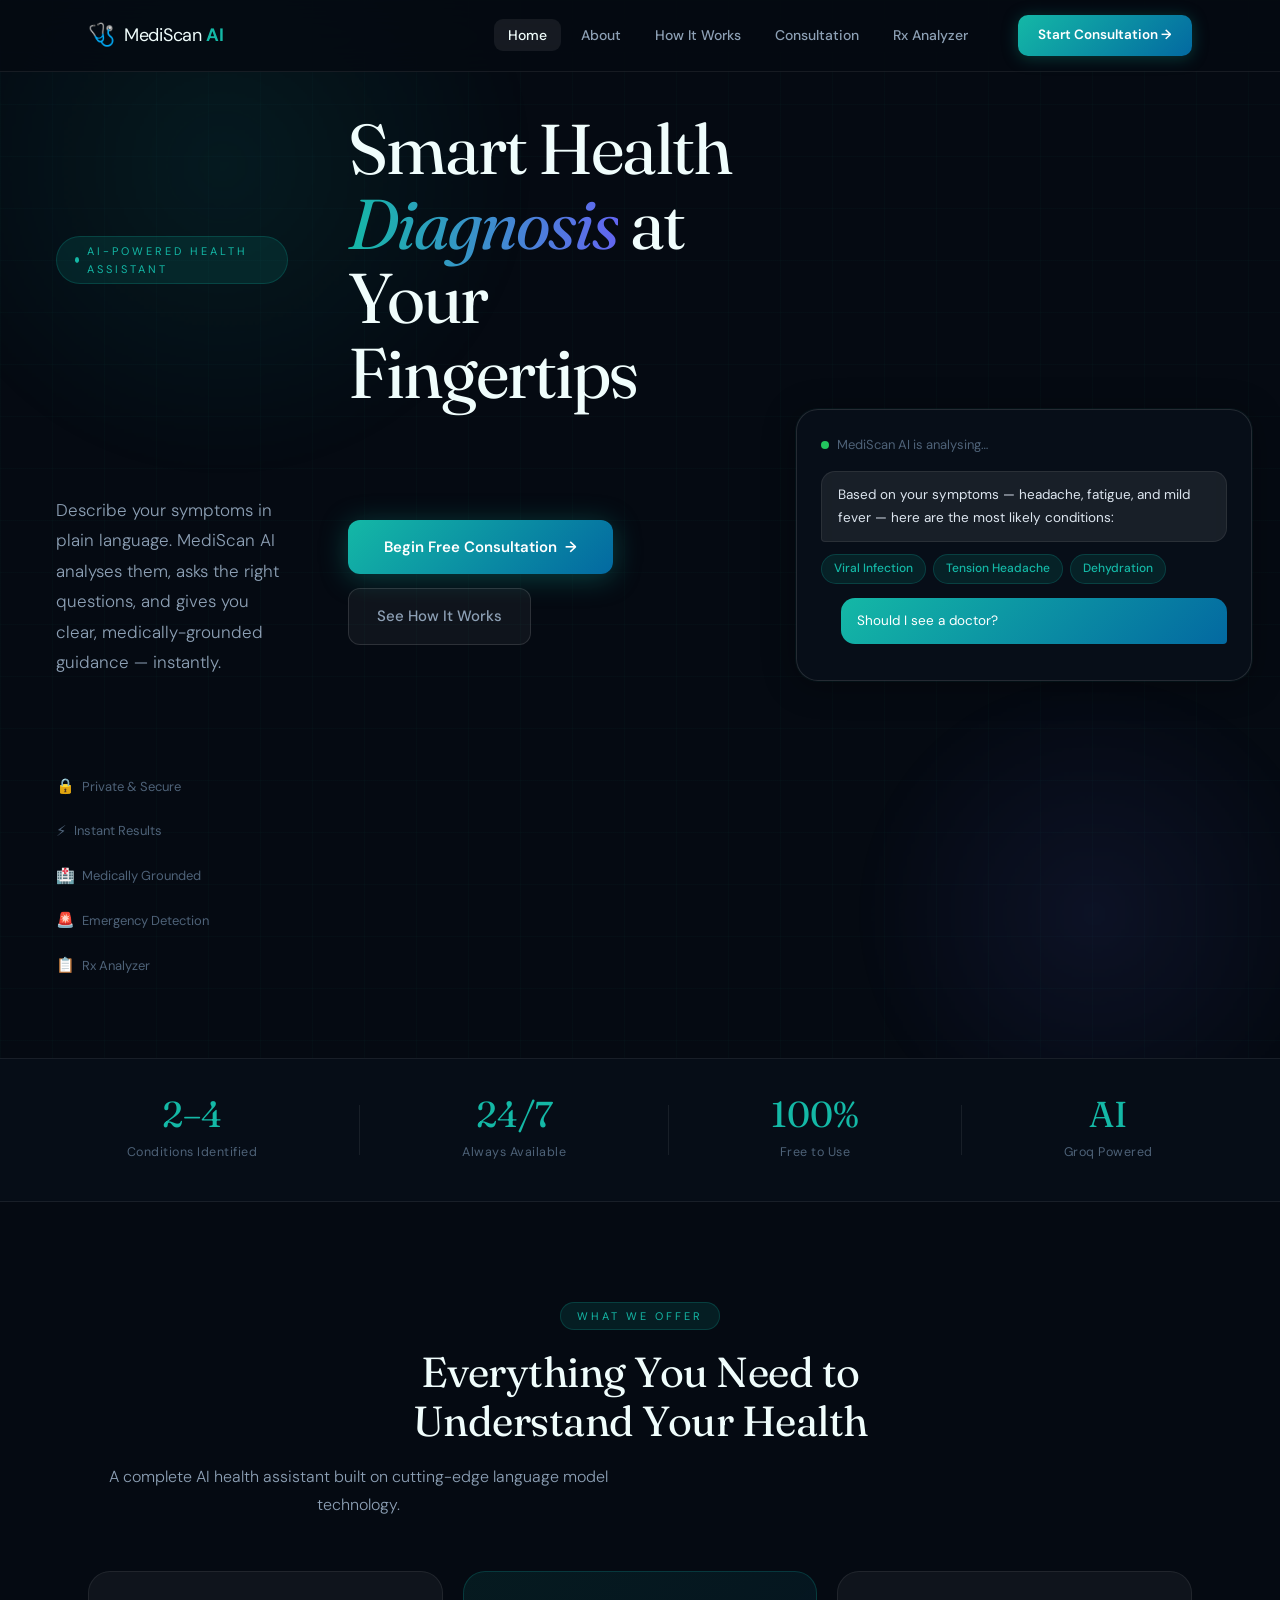
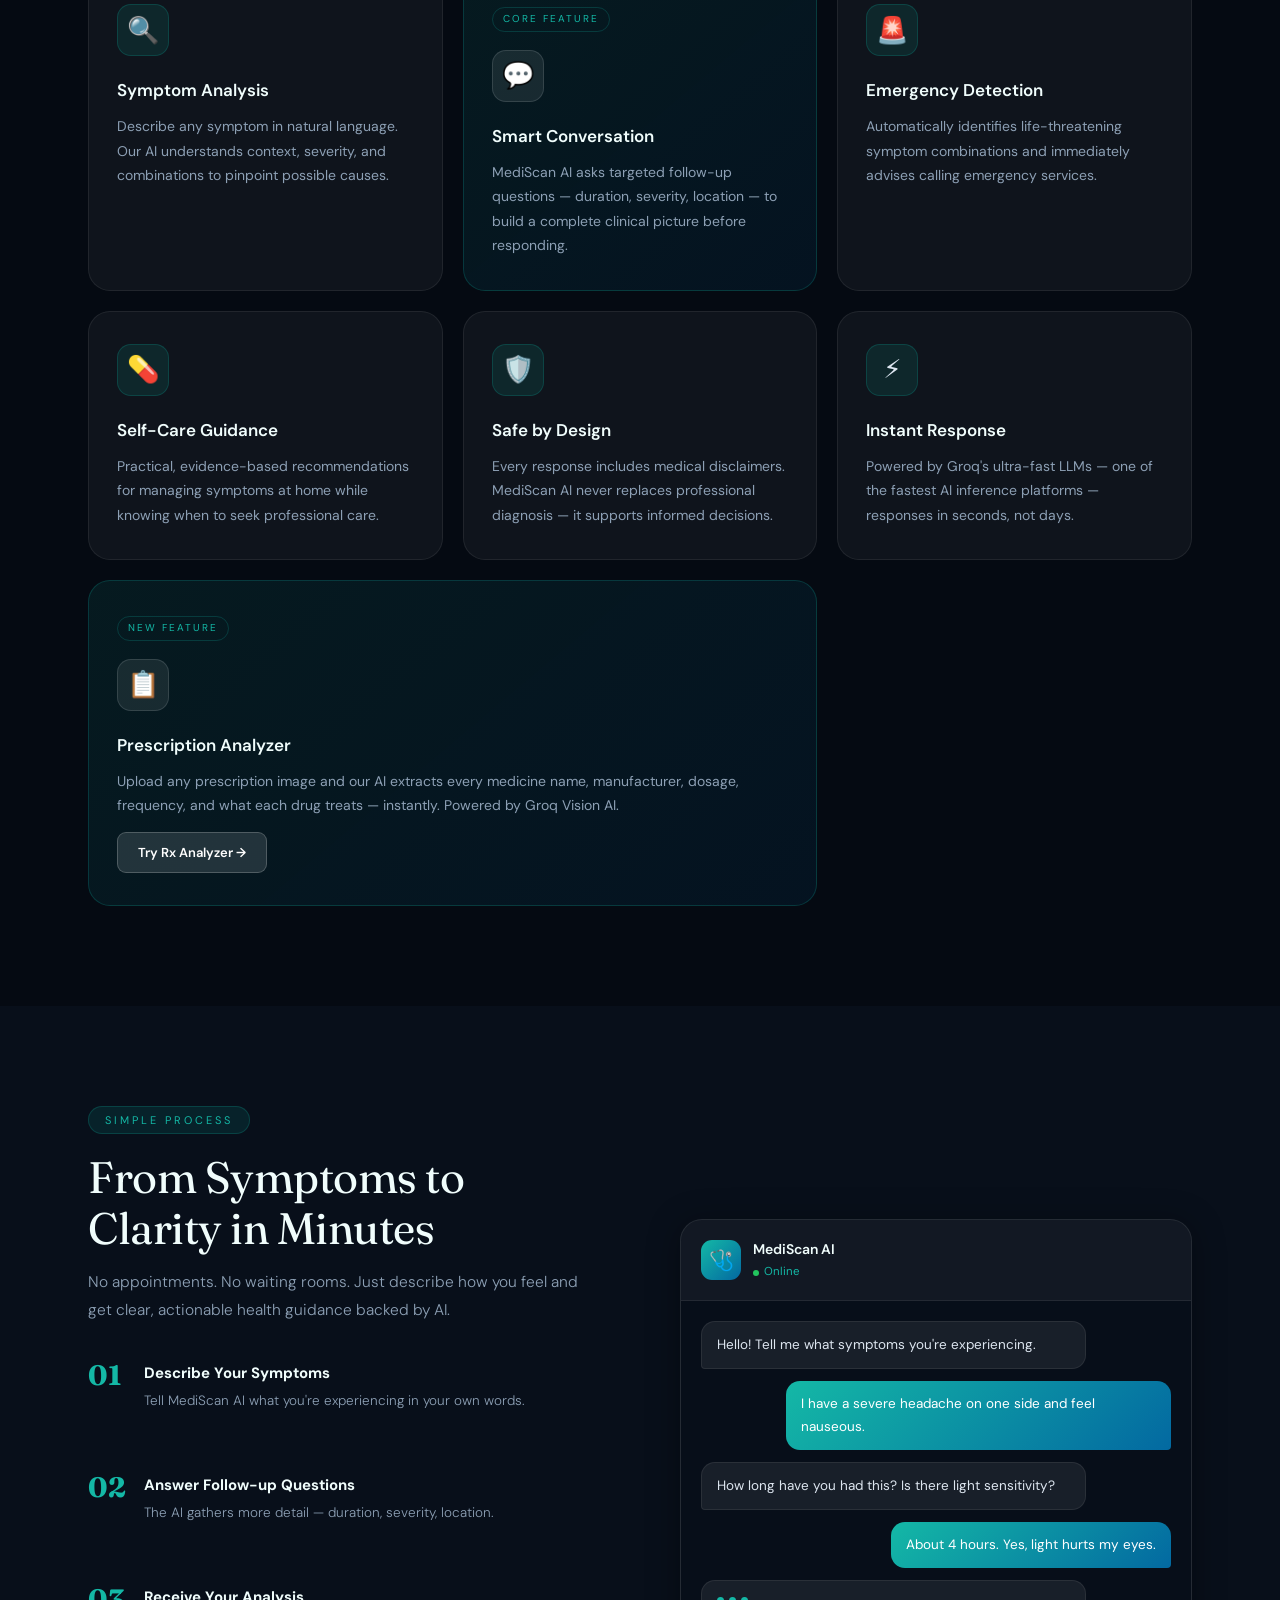
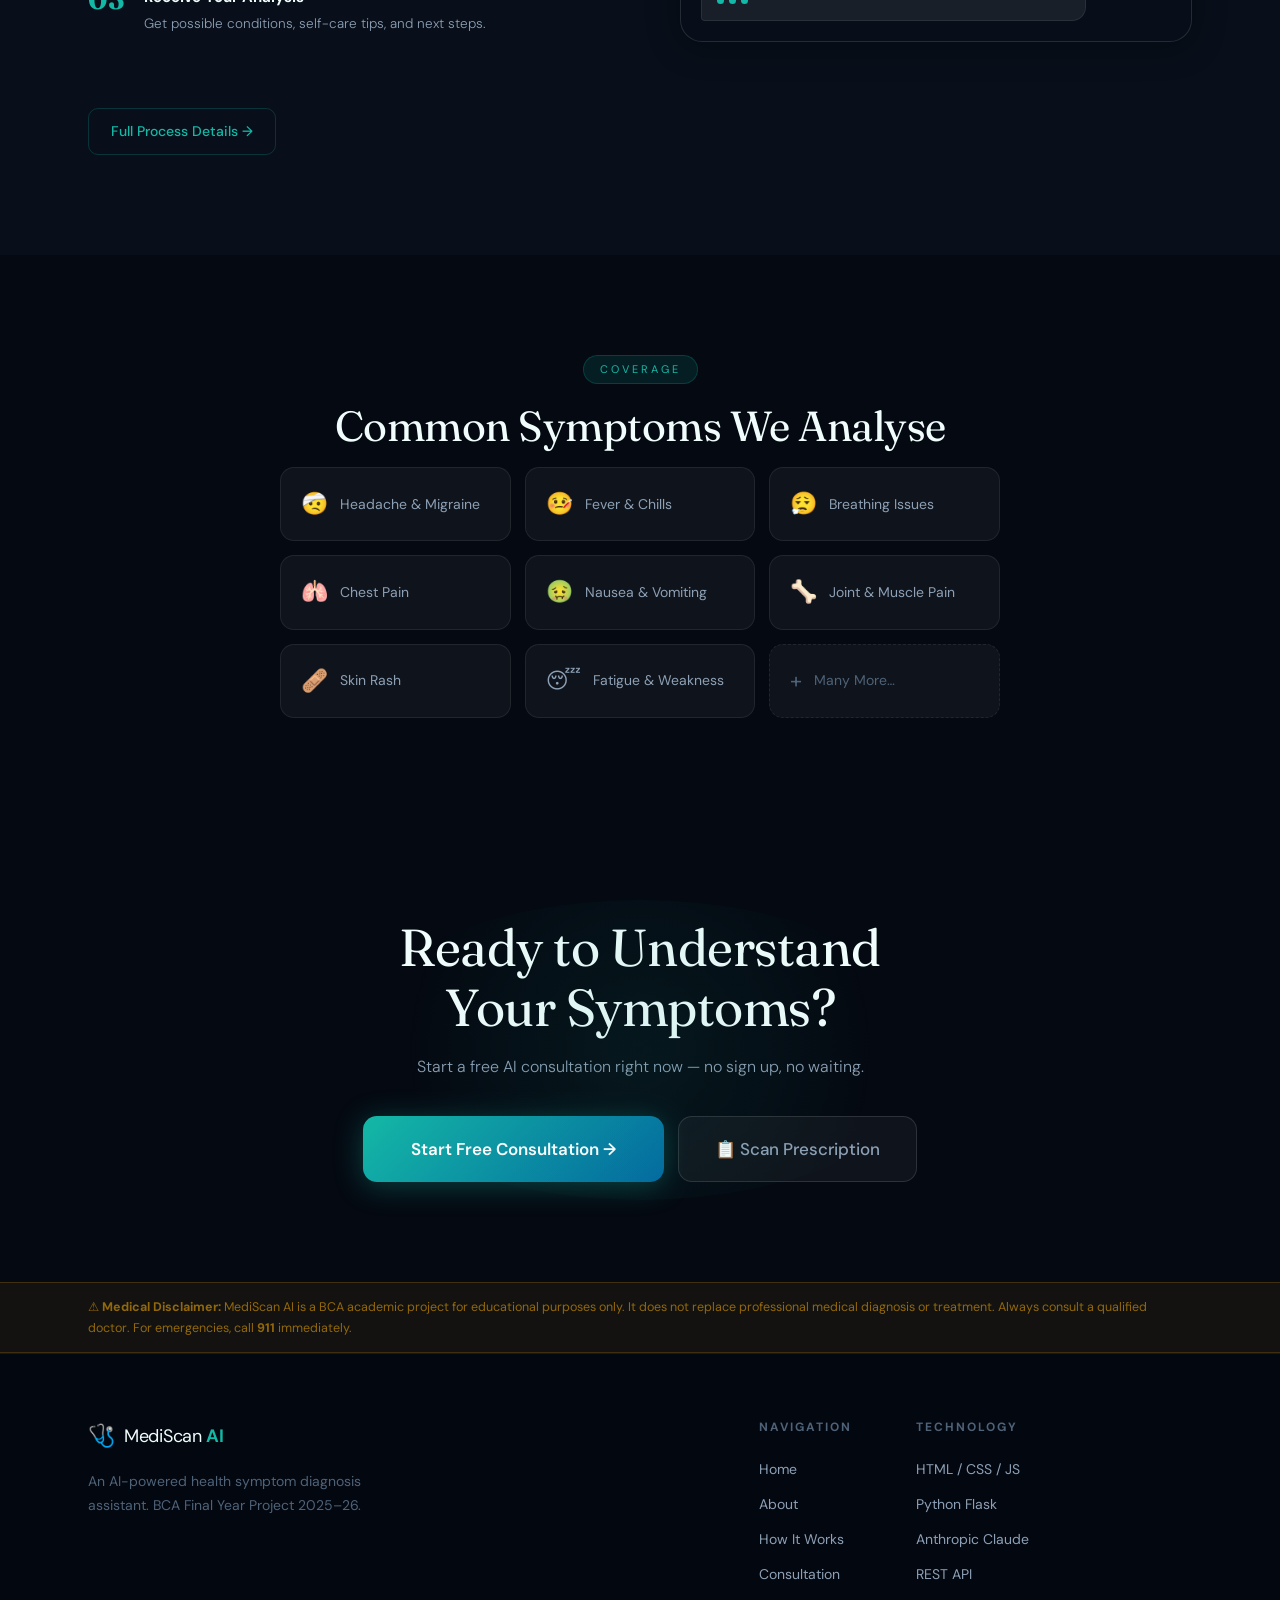
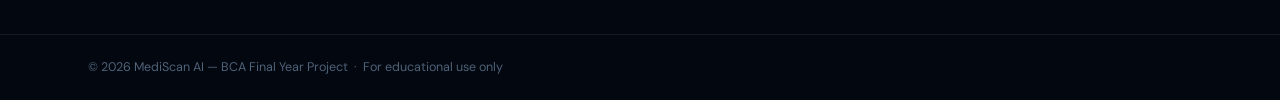
<file: MEDICAL PROJECT/mediscan-upgraded/frontend/index.html>
<!DOCTYPE html>
<html lang="en">
<head>
  <meta charset="UTF-8"/>
  <meta name="viewport" content="width=device-width, initial-scale=1.0"/>
  <title>MediScan AI — Intelligent Health Diagnosis</title>
  <link rel="preconnect" href="https://fonts.googleapis.com"/>
  <link rel="preconnect" href="https://fonts.gstatic.com" crossorigin/>
  <link href="https://fonts.googleapis.com/css2?family=Fraunces:ital,wght@0,300;0,400;0,700;1,300;1,400&family=DM+Sans:wght@300;400;500;600&display=swap" rel="stylesheet"/>
  <link rel="stylesheet" href="css/global.css"/>
  <link rel="stylesheet" href="css/home.css"/>
</head>
<body>

  <!-- ── NAV ── -->
  <nav class="navbar" id="navbar">
    <div class="nav-inner">
      <a href="index.html" class="nav-logo">
        <span class="logo-icon">🩺</span>
        <span class="logo-text">MediScan <strong>AI</strong></span>
      </a>
      <ul class="nav-links">
        <li><a href="index.html" class="active">Home</a></li>
        <li><a href="pages/about.html">About</a></li>
        <li><a href="pages/how-it-works.html">How It Works</a></li>
        <li><a href="pages/consult.html">Consultation</a></li>
        <li><a href="pages/prescription.html">Rx Analyzer</a></li>
      </ul>
      <a href="pages/consult.html" class="nav-cta">Start Consultation →</a>
      <button class="hamburger" id="hamburger" onclick="toggleMenu()">☰</button>
    </div>
    <!-- Mobile menu -->
    <div class="mobile-menu" id="mobile-menu">
      <a href="index.html">Home</a>
      <a href="pages/about.html">About</a>
      <a href="pages/how-it-works.html">How It Works</a>
      <a href="pages/consult.html">Consultation</a>
      <a href="pages/prescription.html">Rx Analyzer</a>
    </div>
  </nav>

  <!-- ── HERO ── -->
  <section class="hero">
    <div class="hero-bg">
      <div class="hero-glow g1"></div>
      <div class="hero-glow g2"></div>
      <div class="hero-grid"></div>
    </div>
    <div class="container hero-inner">
      <div class="hero-badge">
        <span class="badge-dot"></span> AI-Powered Health Assistant
      </div>
      <h1 class="hero-title">
        Smart Health<br>
        <em>Diagnosis</em> at Your<br>
        Fingertips
      </h1>
      <p class="hero-sub">
        Describe your symptoms in plain language. MediScan AI analyses them,
        asks the right questions, and gives you clear, medically-grounded guidance — instantly.
      </p>
      <div class="hero-actions">
        <a href="pages/consult.html" class="btn-primary">
          Begin Free Consultation <span>→</span>
        </a>
        <a href="pages/how-it-works.html" class="btn-ghost">See How It Works</a>
      </div>
      <div class="hero-trust">
        <div class="trust-item"><span class="t-icon">🔒</span> Private & Secure</div>
        <div class="trust-item"><span class="t-icon">⚡</span> Instant Results</div>
        <div class="trust-item"><span class="t-icon">🏥</span> Medically Grounded</div>
        <div class="trust-item"><span class="t-icon">🚨</span> Emergency Detection</div>
        <div class="trust-item"><span class="t-icon">📋</span> Rx Analyzer</div>
      </div>
    </div>
    <!-- Floating card -->
    <div class="hero-card">
      <div class="hcard-header">
        <span class="hcard-dot"></span>
        <span>MediScan AI is analysing…</span>
      </div>
      <div class="hcard-msg ai">
        Based on your symptoms — headache, fatigue, and mild fever — here are the most likely conditions:
      </div>
      <div class="hcard-tags">
        <span class="htag">Viral Infection</span>
        <span class="htag">Tension Headache</span>
        <span class="htag">Dehydration</span>
      </div>
      <div class="hcard-msg usr">
        Should I see a doctor?
      </div>
    </div>
  </section>

  <!-- ── STATS STRIP ── -->
  <section class="stats-strip">
    <div class="container stats-inner">
      <div class="stat-block">
        <span class="stat-num">2–4</span>
        <span class="stat-lbl">Conditions Identified</span>
      </div>
      <div class="stat-divider"></div>
      <div class="stat-block">
        <span class="stat-num">24/7</span>
        <span class="stat-lbl">Always Available</span>
      </div>
      <div class="stat-divider"></div>
      <div class="stat-block">
        <span class="stat-num">100%</span>
        <span class="stat-lbl">Free to Use</span>
      </div>
      <div class="stat-divider"></div>
      <div class="stat-block">
        <span class="stat-num">AI</span>
        <span class="stat-lbl">Groq Powered</span>
      </div>
    </div>
  </section>

  <!-- ── FEATURES ── -->
  <section class="features" id="features">
    <div class="container">
      <div class="section-label">What We Offer</div>
      <h2 class="section-title">Everything You Need to<br>Understand Your Health</h2>
      <p class="section-sub">A complete AI health assistant built on cutting-edge language model technology.</p>

      <div class="feat-grid">
        <div class="feat-card">
          <div class="feat-icon-wrap teal">🔍</div>
          <h3>Symptom Analysis</h3>
          <p>Describe any symptom in natural language. Our AI understands context, severity, and combinations to pinpoint possible causes.</p>
        </div>
        <div class="feat-card featured">
          <div class="feat-badge">Core Feature</div>
          <div class="feat-icon-wrap white">💬</div>
          <h3>Smart Conversation</h3>
          <p>MediScan AI asks targeted follow-up questions — duration, severity, location — to build a complete clinical picture before responding.</p>
        </div>
        <div class="feat-card">
          <div class="feat-icon-wrap teal">🚨</div>
          <h3>Emergency Detection</h3>
          <p>Automatically identifies life-threatening symptom combinations and immediately advises calling emergency services.</p>
        </div>
        <div class="feat-card">
          <div class="feat-icon-wrap teal">💊</div>
          <h3>Self-Care Guidance</h3>
          <p>Practical, evidence-based recommendations for managing symptoms at home while knowing when to seek professional care.</p>
        </div>
        <div class="feat-card">
          <div class="feat-icon-wrap teal">🛡️</div>
          <h3>Safe by Design</h3>
          <p>Every response includes medical disclaimers. MediScan AI never replaces professional diagnosis — it supports informed decisions.</p>
        </div>
        <div class="feat-card">
          <div class="feat-icon-wrap teal">⚡</div>
          <h3>Instant Response</h3>
          <p>Powered by Groq's ultra-fast LLMs — one of the fastest AI inference platforms — responses in seconds, not days.</p>
        </div>
        <div class="feat-card featured" style="grid-column: span 2;">
          <div class="feat-badge">New Feature</div>
          <div class="feat-icon-wrap white">📋</div>
          <h3>Prescription Analyzer</h3>
          <p>Upload any prescription image and our AI extracts every medicine name, manufacturer, dosage, frequency, and what each drug treats — instantly. Powered by Groq Vision AI.</p>
          <a href="pages/prescription.html" style="display:inline-flex;align-items:center;gap:6px;margin-top:14px;padding:9px 20px;background:rgba(255,255,255,0.12);border:1px solid rgba(255,255,255,0.2);border-radius:9px;color:#fff;font-size:13px;font-weight:600;">Try Rx Analyzer →</a>
        </div>
      </div>
    </div>
  </section>

  <!-- ── HOW IT WORKS (preview) ── -->
  <section class="how-preview">
    <div class="container">
      <div class="how-inner">
        <div class="how-text">
          <div class="section-label">Simple Process</div>
          <h2>From Symptoms to<br>Clarity in Minutes</h2>
          <p>No appointments. No waiting rooms. Just describe how you feel and get clear, actionable health guidance backed by AI.</p>
          <div class="steps-list">
            <div class="step">
              <div class="step-num">01</div>
              <div>
                <strong>Describe Your Symptoms</strong>
                <p>Tell MediScan AI what you're experiencing in your own words.</p>
              </div>
            </div>
            <div class="step">
              <div class="step-num">02</div>
              <div>
                <strong>Answer Follow-up Questions</strong>
                <p>The AI gathers more detail — duration, severity, location.</p>
              </div>
            </div>
            <div class="step">
              <div class="step-num">03</div>
              <div>
                <strong>Receive Your Analysis</strong>
                <p>Get possible conditions, self-care tips, and next steps.</p>
              </div>
            </div>
          </div>
          <a href="pages/how-it-works.html" class="btn-outline">Full Process Details →</a>
        </div>
        <div class="how-visual">
          <div class="chat-preview">
            <div class="cp-header">
              <div class="cp-avatar">🩺</div>
              <div>
                <div class="cp-name">MediScan AI</div>
                <div class="cp-status"><span class="online-dot"></span> Online</div>
              </div>
            </div>
            <div class="cp-body">
              <div class="cp-bubble ai">Hello! Tell me what symptoms you're experiencing.</div>
              <div class="cp-bubble usr">I have a severe headache on one side and feel nauseous.</div>
              <div class="cp-bubble ai">How long have you had this? Is there light sensitivity?</div>
              <div class="cp-bubble usr">About 4 hours. Yes, light hurts my eyes.</div>
              <div class="cp-bubble ai typing">
                <span class="td"></span><span class="td"></span><span class="td"></span>
              </div>
            </div>
          </div>
        </div>
      </div>
    </div>
  </section>

  <!-- ── SYMPTOMS WE COVER ── -->
  <section class="symptoms-section">
    <div class="container">
      <div class="section-label">Coverage</div>
      <h2 class="section-title">Common Symptoms We Analyse</h2>
      <div class="symptoms-grid">
        <a href="pages/consult.html" class="sym-card">
          <span class="sym-icon">🤕</span>
          <span>Headache & Migraine</span>
        </a>
        <a href="pages/consult.html" class="sym-card">
          <span class="sym-icon">🤒</span>
          <span>Fever & Chills</span>
        </a>
        <a href="pages/consult.html" class="sym-card">
          <span class="sym-icon">😮‍💨</span>
          <span>Breathing Issues</span>
        </a>
        <a href="pages/consult.html" class="sym-card">
          <span class="sym-icon">🫁</span>
          <span>Chest Pain</span>
        </a>
        <a href="pages/consult.html" class="sym-card">
          <span class="sym-icon">🤢</span>
          <span>Nausea & Vomiting</span>
        </a>
        <a href="pages/consult.html" class="sym-card">
          <span class="sym-icon">🦴</span>
          <span>Joint & Muscle Pain</span>
        </a>
        <a href="pages/consult.html" class="sym-card">
          <span class="sym-icon">🩹</span>
          <span>Skin Rash</span>
        </a>
        <a href="pages/consult.html" class="sym-card">
          <span class="sym-icon">😴</span>
          <span>Fatigue & Weakness</span>
        </a>
        <a href="pages/consult.html" class="sym-card sym-more">
          <span class="sym-icon">+</span>
          <span>Many More…</span>
        </a>
      </div>
    </div>
  </section>

  <!-- ── CTA BANNER ── -->
  <section class="cta-banner">
    <div class="container cta-inner">
      <div class="cta-glow"></div>
      <h2>Ready to Understand<br>Your Symptoms?</h2>
      <p>Start a free AI consultation right now — no sign up, no waiting.</p>
      <div style="display:flex;gap:14px;justify-content:center;flex-wrap:wrap;">
        <a href="pages/consult.html" class="btn-primary large">
          Start Free Consultation →
        </a>
        <a href="pages/prescription.html" class="btn-ghost" style="font-size:17px;padding:18px 36px;border-radius:14px;">
          📋 Scan Prescription
        </a>
      </div>
    </div>
  </section>

  <!-- ── DISCLAIMER ── -->
  <div class="disclaimer-bar">
    <div class="container">
      ⚠️ <strong>Medical Disclaimer:</strong> MediScan AI is a BCA academic project for educational purposes only.
      It does not replace professional medical diagnosis or treatment. Always consult a qualified doctor.
      For emergencies, call <strong>911</strong> immediately.
    </div>
  </div>

  <!-- ── FOOTER ── -->
  <footer class="footer">
    <div class="container footer-inner">
      <div class="footer-brand">
        <div class="nav-logo">
          <span class="logo-icon">🩺</span>
          <span class="logo-text">MediScan <strong>AI</strong></span>
        </div>
        <p>An AI-powered health symptom diagnosis assistant. BCA Final Year Project 2025–26.</p>
      </div>
      <div class="footer-links">
        <div class="fl-col">
          <h4>Navigation</h4>
          <a href="index.html">Home</a>
          <a href="pages/about.html">About</a>
          <a href="pages/how-it-works.html">How It Works</a>
          <a href="pages/consult.html">Consultation</a>
        </div>
        <div class="fl-col">
          <h4>Technology</h4>
          <a href="#">HTML / CSS / JS</a>
          <a href="#">Python Flask</a>
          <a href="#">Anthropic Claude</a>
          <a href="#">REST API</a>
        </div>
      </div>
    </div>
    <div class="footer-bottom">
      <div class="container">
        © 2026 MediScan AI — BCA Final Year Project &nbsp;·&nbsp; For educational use only
      </div>
    </div>
  </footer>

  <script src="js/global.js"></script>
</body>
</html>
</file>
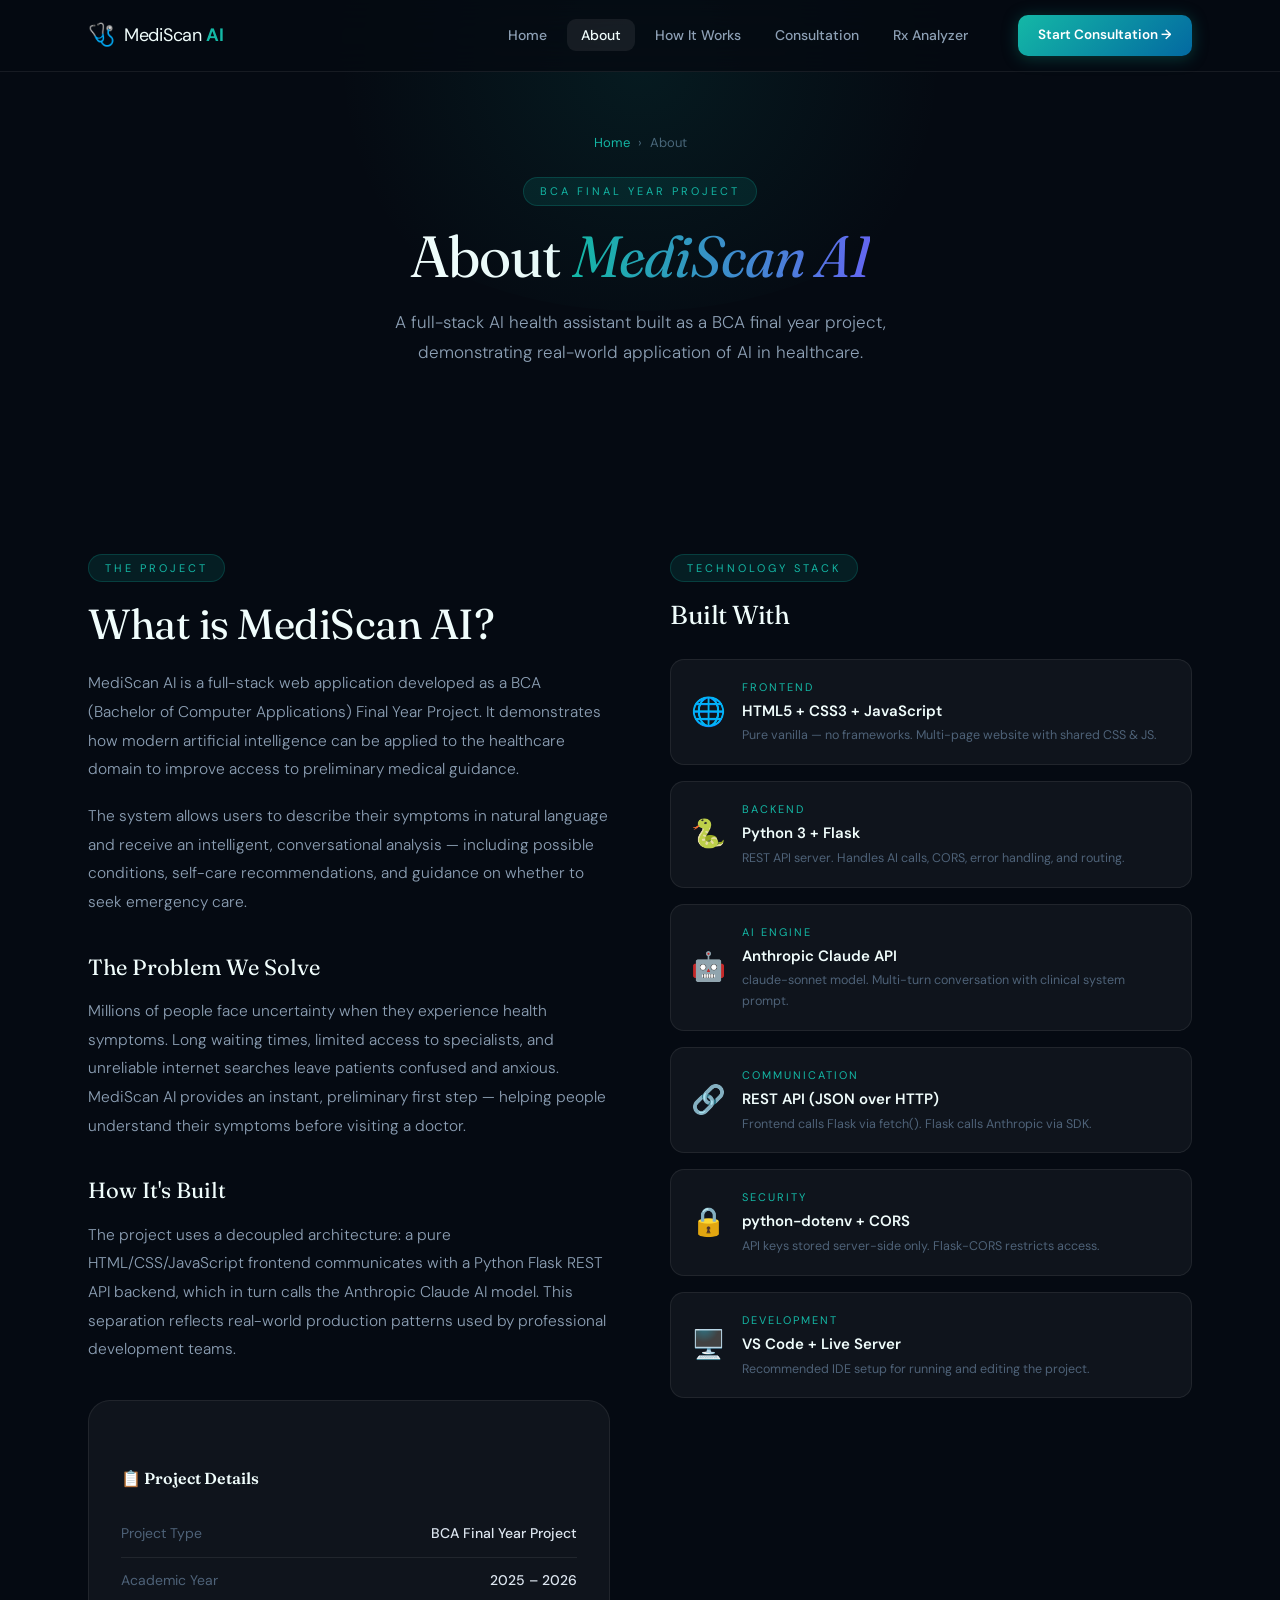
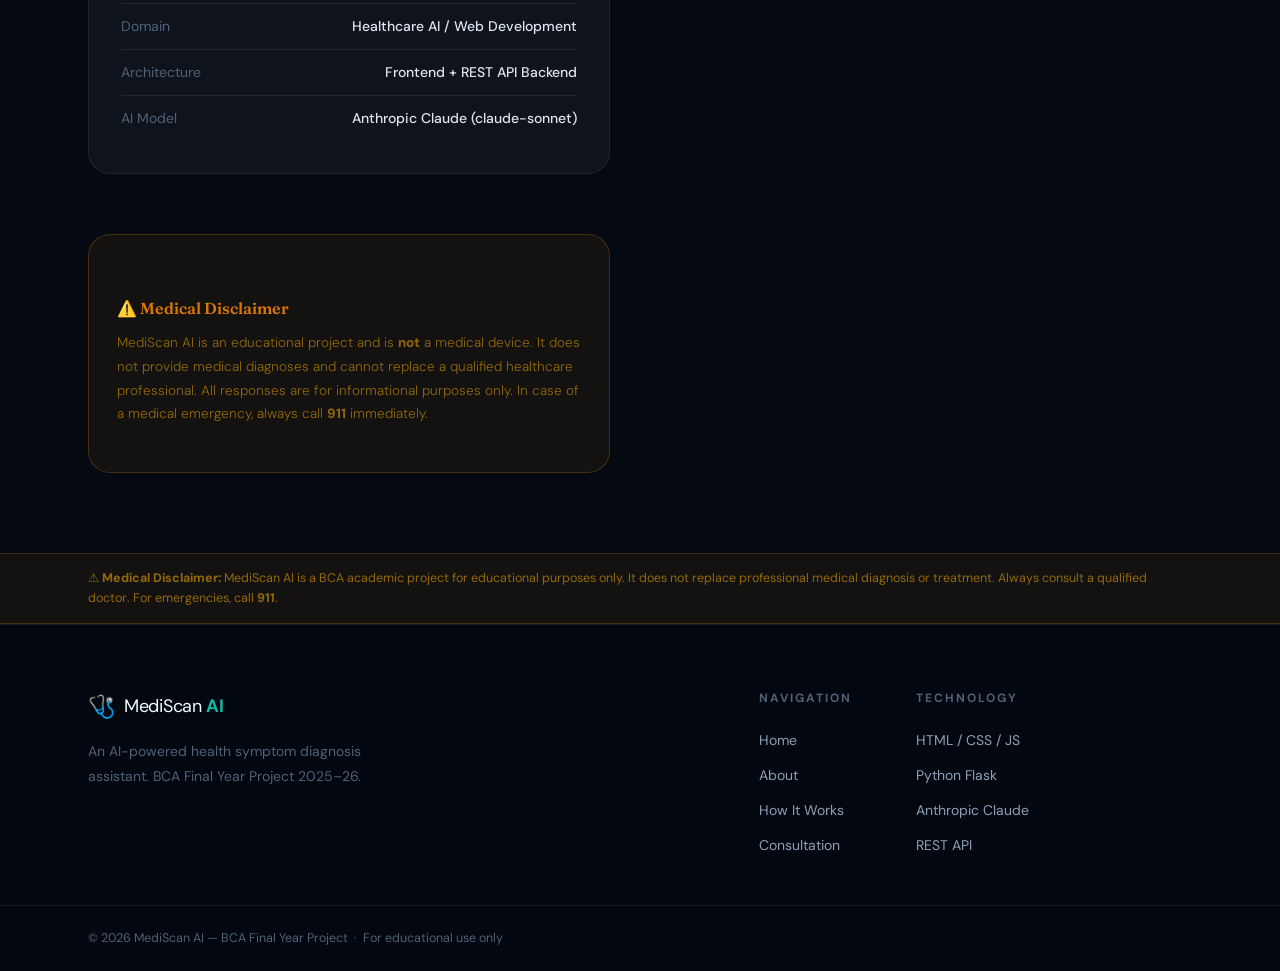
<file: MEDICAL PROJECT/mediscan-upgraded/frontend/pages/about.html>
<!DOCTYPE html>
<html lang="en">
<head>
  <meta charset="UTF-8"/>
  <meta name="viewport" content="width=device-width, initial-scale=1.0"/>
  <title>About — MediScan AI</title>
  <link rel="preconnect" href="https://fonts.googleapis.com"/>
  <link rel="preconnect" href="https://fonts.gstatic.com" crossorigin/>
  <link href="https://fonts.googleapis.com/css2?family=Fraunces:ital,wght@0,300;0,400;0,700;1,300;1,400&family=DM+Sans:wght@300;400;500;600&display=swap" rel="stylesheet"/>
  <link rel="stylesheet" href="../css/global.css"/>
  <style>
  .about-grid { display: grid; grid-template-columns: 1fr 1fr; gap: 60px; align-items: start; padding: 80px 0; }
  .about-text p { color: var(--text-dim); font-size: 15.5px; font-weight: 300; line-height: 1.85; margin-bottom: 18px; }
  .about-text h3 { font-family: var(--font-serif); font-size: 22px; color: var(--white); margin: 32px 0 12px; font-weight: 400; }

  .tech-stack { display: flex; flex-direction: column; gap: 16px; margin-top: 8px; }
  .tech-item {
    display: flex; align-items: center; gap: 16px;
    background: var(--surface); border: 1px solid var(--border);
    border-radius: 14px; padding: 18px 20px;
    transition: all .2s;
  }
  .tech-item:hover { border-color: var(--teal-border); background: var(--teal-glow); }
  .tech-icon { font-size: 28px; flex-shrink: 0; }
  .tech-label { font-size: 11px; letter-spacing: 2px; text-transform: uppercase; color: var(--teal-lt); margin-bottom: 3px; }
  .tech-name  { font-size: 15px; font-weight: 600; color: var(--white); }
  .tech-desc  { font-size: 12.5px; color: var(--text-muted); margin-top: 2px; }

  .project-meta {
    background: var(--surface); border: 1px solid var(--border);
    border-radius: var(--radius-lg); padding: 32px; margin-top: 36px;
  }
  .project-meta h3 { font-size: 16px; font-weight: 600; color: var(--white); margin-bottom: 20px; }
  .meta-row { display: flex; justify-content: space-between; padding: 11px 0; border-bottom: 1px solid var(--border); font-size: 14px; }
  .meta-row:last-child { border-bottom: none; }
  .meta-key { color: var(--text-muted); }
  .meta-val { color: var(--text); font-weight: 500; }

  .disclaimer-card {
    background: rgba(245,158,11,0.06); border: 1px solid rgba(245,158,11,0.22);
    border-radius: var(--radius-lg); padding: 28px; margin-top: 60px;
  }
  .disclaimer-card h3 { font-size: 16px; font-weight: 600; color: #d97706; margin-bottom: 10px; }
  .disclaimer-card p  { font-size: 13.5px; color: #92680a; line-height: 1.75; }

  @media(max-width:800px){ .about-grid{grid-template-columns:1fr;gap:40px} }
  </style>
</head>
<body>

  <nav class="navbar" id="navbar">
    <div class="nav-inner">
      <a href="../index.html" class="nav-logo">
        <span class="logo-icon">🩺</span>
        <span class="logo-text">MediScan <strong>AI</strong></span>
      </a>
      <ul class="nav-links">
        <li><a href="../index.html">Home</a></li>
        <li><a href="about.html" class="active">About</a></li>
        <li><a href="how-it-works.html">How It Works</a></li>
        <li><a href="consult.html">Consultation</a></li>
        <li><a href="prescription.html">Rx Analyzer</a></li>
      </ul>
      <a href="consult.html" class="nav-cta">Start Consultation →</a>
      <button class="hamburger" onclick="toggleMenu()">☰</button>
    </div>
    <div class="mobile-menu" id="mobile-menu">
      <a href="../index.html">Home</a>
      <a href="about.html">About</a>
      <a href="how-it-works.html">How It Works</a>
      <a href="consult.html">Consultation</a>
      <a href="prescription.html">Rx Analyzer</a>
    </div>
  </nav>

  <!-- PAGE HERO -->
  <section class="page-hero">
    <div class="page-hero-glow"></div>
    <div class="container">
      <div class="breadcrumb">
        <a href="../index.html">Home</a>
        <span>›</span>
        <span>About</span>
      </div>
      <div class="section-label">BCA Final Year Project</div>
      <h1>About <em>MediScan AI</em></h1>
      <p>A full-stack AI health assistant built as a BCA final year project, demonstrating real-world application of AI in healthcare.</p>
    </div>
  </section>

  <!-- ABOUT CONTENT -->
  <section>
    <div class="container">
      <div class="about-grid">

        <!-- LEFT: About text -->
        <div class="about-text">
          <div class="section-label">The Project</div>
          <h2 class="section-title" style="margin-bottom:20px">What is MediScan AI?</h2>
          <p>MediScan AI is a full-stack web application developed as a BCA (Bachelor of Computer Applications) Final Year Project. It demonstrates how modern artificial intelligence can be applied to the healthcare domain to improve access to preliminary medical guidance.</p>
          <p>The system allows users to describe their symptoms in natural language and receive an intelligent, conversational analysis — including possible conditions, self-care recommendations, and guidance on whether to seek emergency care.</p>

          <h3>The Problem We Solve</h3>
          <p>Millions of people face uncertainty when they experience health symptoms. Long waiting times, limited access to specialists, and unreliable internet searches leave patients confused and anxious. MediScan AI provides an instant, preliminary first step — helping people understand their symptoms before visiting a doctor.</p>

          <h3>How It's Built</h3>
          <p>The project uses a decoupled architecture: a pure HTML/CSS/JavaScript frontend communicates with a Python Flask REST API backend, which in turn calls the Anthropic Claude AI model. This separation reflects real-world production patterns used by professional development teams.</p>

          <!-- Project metadata -->
          <div class="project-meta">
            <h3>📋 Project Details</h3>
            <div class="meta-row"><span class="meta-key">Project Type</span><span class="meta-val">BCA Final Year Project</span></div>
            <div class="meta-row"><span class="meta-key">Academic Year</span><span class="meta-val">2025 – 2026</span></div>
            <div class="meta-row"><span class="meta-key">Domain</span><span class="meta-val">Healthcare AI / Web Development</span></div>
            <div class="meta-row"><span class="meta-key">Architecture</span><span class="meta-val">Frontend + REST API Backend</span></div>
            <div class="meta-row"><span class="meta-key">AI Model</span><span class="meta-val">Anthropic Claude (claude-sonnet)</span></div>
          </div>

          <!-- Disclaimer -->
          <div class="disclaimer-card">
            <h3>⚠️ Medical Disclaimer</h3>
            <p>MediScan AI is an educational project and is <strong>not</strong> a medical device. It does not provide medical diagnoses and cannot replace a qualified healthcare professional. All responses are for informational purposes only. In case of a medical emergency, always call <strong>911</strong> immediately.</p>
          </div>
        </div>

        <!-- RIGHT: Tech stack -->
        <div>
          <div class="section-label">Technology Stack</div>
          <h2 class="section-title" style="margin-bottom:28px;font-size:26px">Built With</h2>
          <div class="tech-stack">
            <div class="tech-item">
              <div class="tech-icon">🌐</div>
              <div>
                <div class="tech-label">Frontend</div>
                <div class="tech-name">HTML5 + CSS3 + JavaScript</div>
                <div class="tech-desc">Pure vanilla — no frameworks. Multi-page website with shared CSS & JS.</div>
              </div>
            </div>
            <div class="tech-item">
              <div class="tech-icon">🐍</div>
              <div>
                <div class="tech-label">Backend</div>
                <div class="tech-name">Python 3 + Flask</div>
                <div class="tech-desc">REST API server. Handles AI calls, CORS, error handling, and routing.</div>
              </div>
            </div>
            <div class="tech-item">
              <div class="tech-icon">🤖</div>
              <div>
                <div class="tech-label">AI Engine</div>
                <div class="tech-name">Anthropic Claude API</div>
                <div class="tech-desc">claude-sonnet model. Multi-turn conversation with clinical system prompt.</div>
              </div>
            </div>
            <div class="tech-item">
              <div class="tech-icon">🔗</div>
              <div>
                <div class="tech-label">Communication</div>
                <div class="tech-name">REST API (JSON over HTTP)</div>
                <div class="tech-desc">Frontend calls Flask via fetch(). Flask calls Anthropic via SDK.</div>
              </div>
            </div>
            <div class="tech-item">
              <div class="tech-icon">🔒</div>
              <div>
                <div class="tech-label">Security</div>
                <div class="tech-name">python-dotenv + CORS</div>
                <div class="tech-desc">API keys stored server-side only. Flask-CORS restricts access.</div>
              </div>
            </div>
            <div class="tech-item">
              <div class="tech-icon">🖥️</div>
              <div>
                <div class="tech-label">Development</div>
                <div class="tech-name">VS Code + Live Server</div>
                <div class="tech-desc">Recommended IDE setup for running and editing the project.</div>
              </div>
            </div>
          </div>
        </div>

      </div>
    </div>
  </section>

  <div class="disclaimer-bar"><div class="container">⚠️ <strong>Medical Disclaimer:</strong> MediScan AI is a BCA academic project for educational purposes only. It does not replace professional medical diagnosis or treatment. Always consult a qualified doctor. For emergencies, call <strong>911</strong>.</div></div>

  <footer class="footer">
    <div class="container footer-inner">
      <div class="footer-brand">
        <div class="nav-logo"><span class="logo-icon">🩺</span><span class="logo-text">MediScan <strong>AI</strong></span></div>
        <p>An AI-powered health symptom diagnosis assistant. BCA Final Year Project 2025–26.</p>
      </div>
      <div class="footer-links">
        <div class="fl-col">
          <h4>Navigation</h4>
          <a href="../index.html">Home</a>
          <a href="about.html">About</a>
          <a href="how-it-works.html">How It Works</a>
          <a href="consult.html">Consultation</a>
        </div>
        <div class="fl-col">
          <h4>Technology</h4>
          <a href="#">HTML / CSS / JS</a>
          <a href="#">Python Flask</a>
          <a href="#">Anthropic Claude</a>
          <a href="#">REST API</a>
        </div>
      </div>
    </div>
    <div class="footer-bottom"><div class="container">© 2026 MediScan AI — BCA Final Year Project &nbsp;·&nbsp; For educational use only</div></div>
  </footer>

  <script src="../js/global.js"></script>
</body>
</html>
</file>
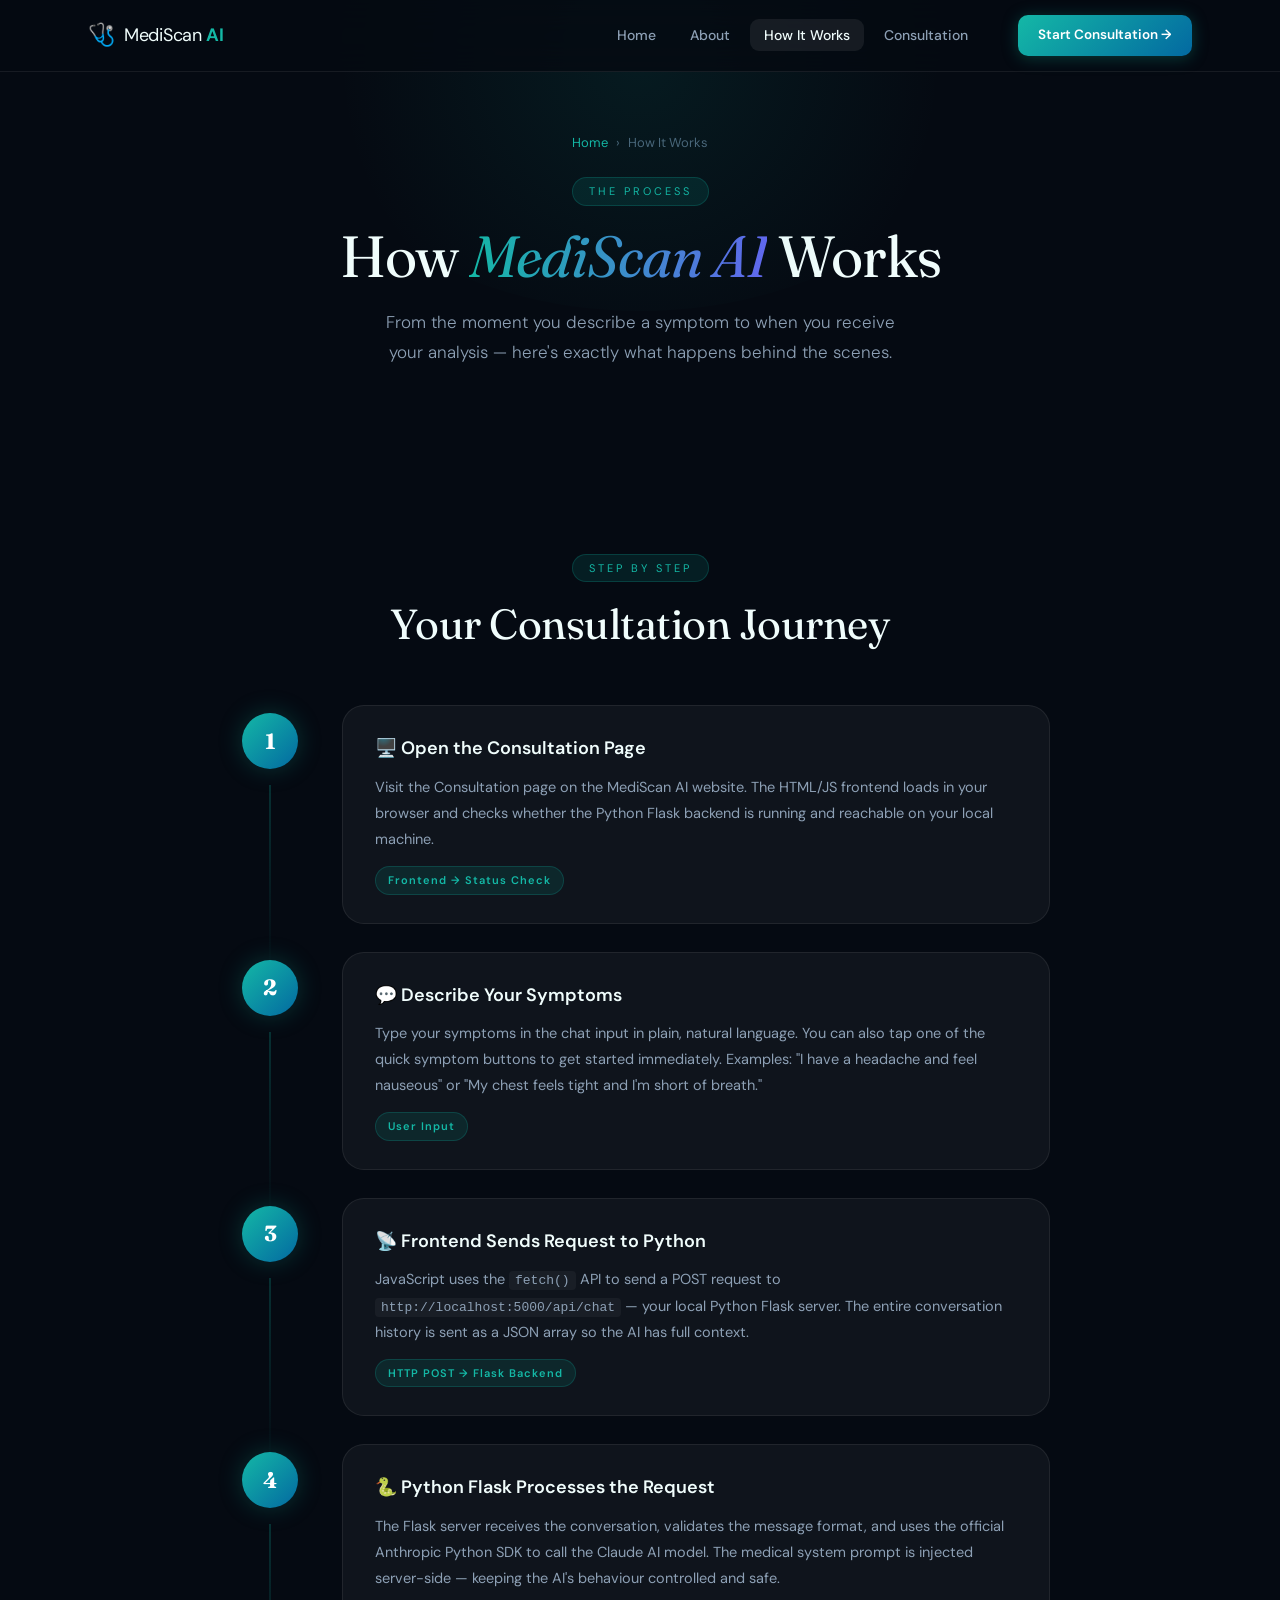
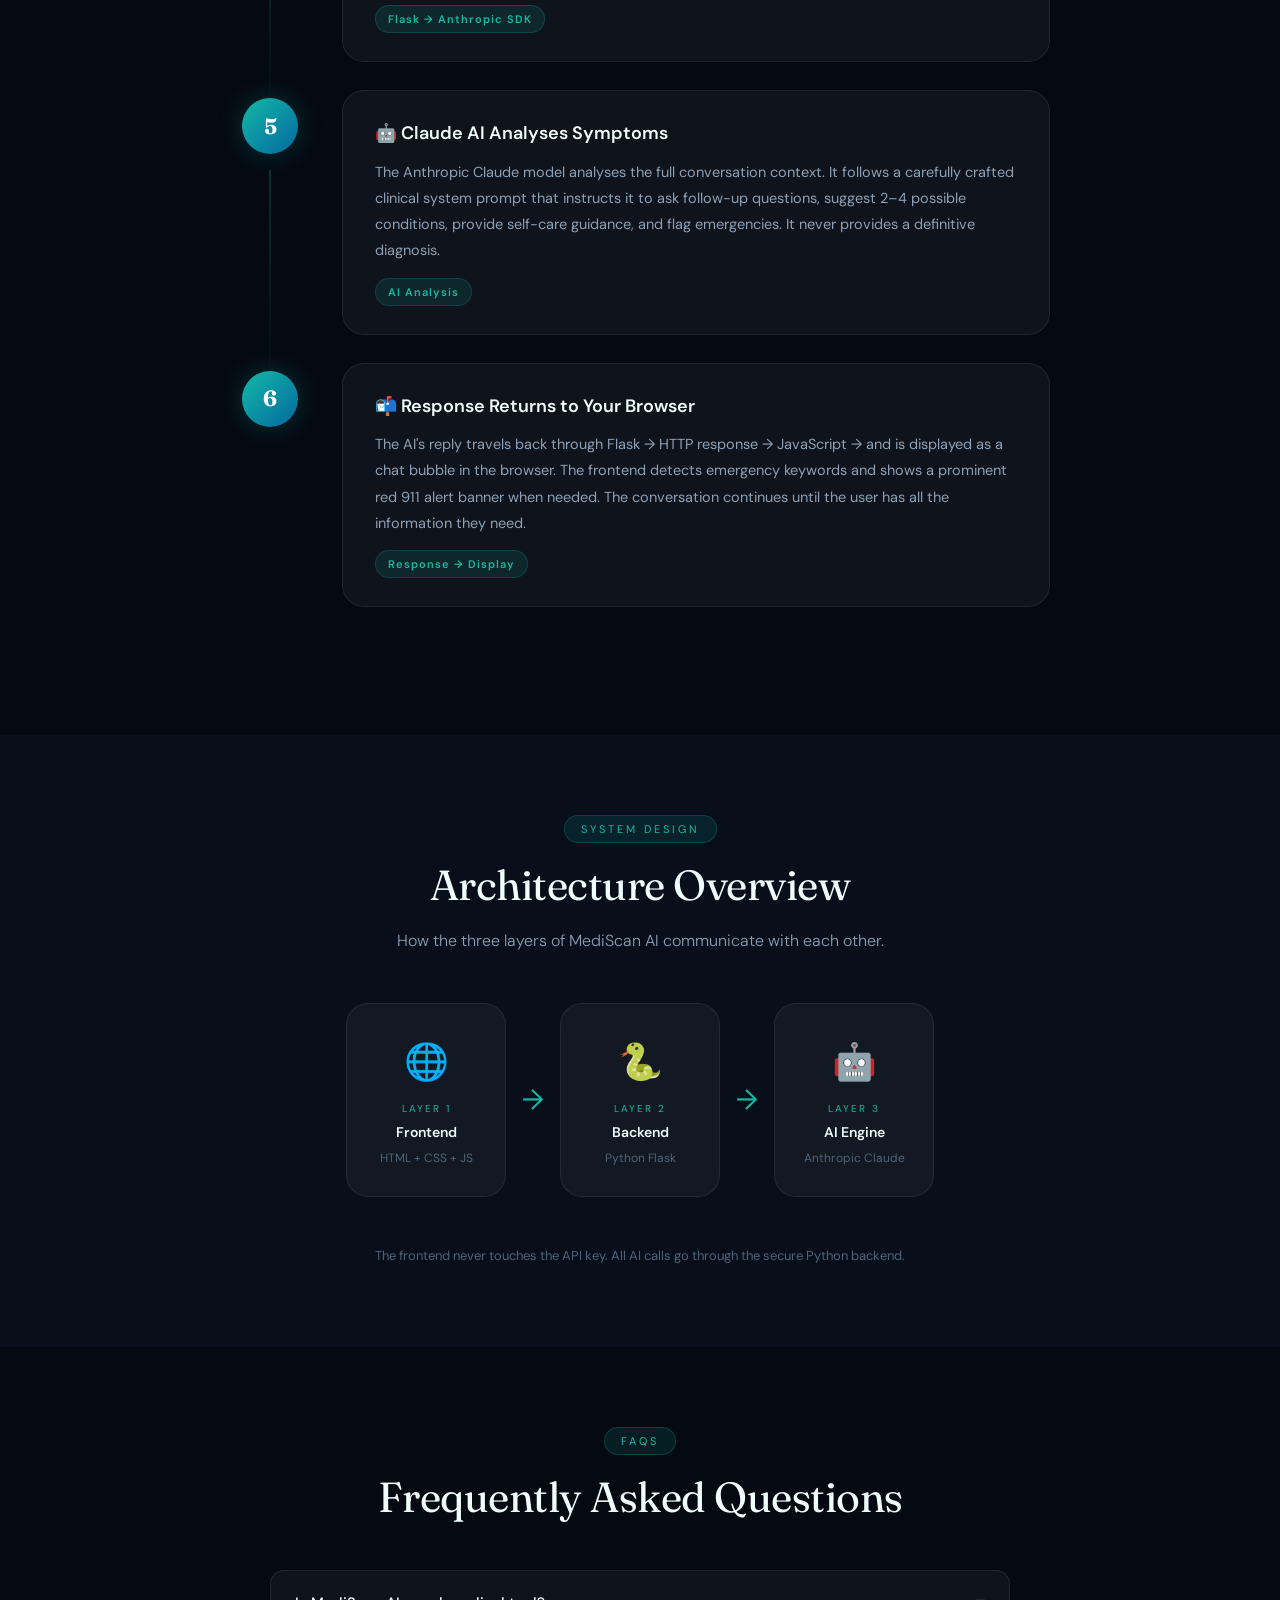
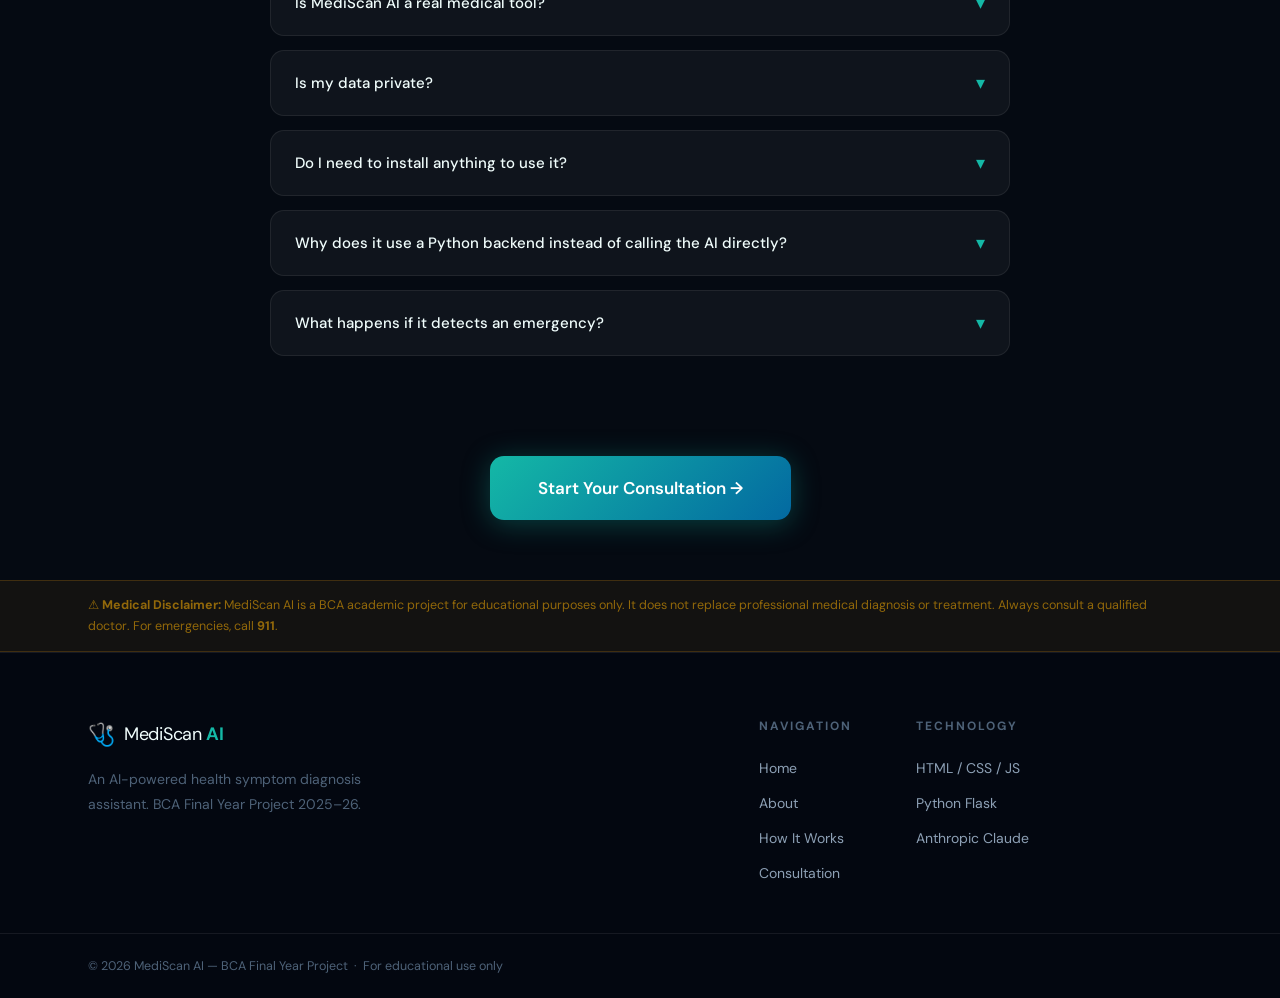
<file: MEDICAL PROJECT/mediscan-upgraded/frontend/pages/how-it-works.html>
<!DOCTYPE html>
<html lang="en">
<head>
  <meta charset="UTF-8"/>
  <meta name="viewport" content="width=device-width, initial-scale=1.0"/>
  <title>How It Works — MediScan AI</title>
  <link rel="preconnect" href="https://fonts.googleapis.com"/>
  <link rel="preconnect" href="https://fonts.gstatic.com" crossorigin/>
  <link href="https://fonts.googleapis.com/css2?family=Fraunces:ital,wght@0,300;0,400;0,700;1,300;1,400&family=DM+Sans:wght@300;400;500;600&display=swap" rel="stylesheet"/>
  <link rel="stylesheet" href="../css/global.css"/>
  <style>
  /* Steps timeline */
  .steps-section { padding: 80px 0 100px; }
  .timeline { display: flex; flex-direction: column; gap: 0; max-width: 820px; margin: 0 auto; }
  .tl-item {
    display: grid; grid-template-columns: 80px 1fr;
    gap: 0 32px; position: relative;
  }
  .tl-item:not(:last-child) .tl-line {
    position: absolute; left: 39px; top: 80px; bottom: -20px;
    width: 2px; background: linear-gradient(to bottom, var(--teal-border), transparent);
  }
  .tl-left { display: flex; flex-direction: column; align-items: center; padding-top: 8px; }
  .tl-num {
    width: 56px; height: 56px; border-radius: 50%; flex-shrink: 0;
    background: linear-gradient(135deg, var(--teal-lt), var(--blue));
    display: flex; align-items: center; justify-content: center;
    font-family: var(--font-serif); font-size: 22px; font-weight: 700; color: #fff;
    box-shadow: 0 0 24px rgba(13,148,136,0.3); z-index: 1;
  }
  .tl-right {
    background: var(--surface); border: 1px solid var(--border);
    border-radius: var(--radius-lg); padding: 28px 32px;
    margin-bottom: 28px;
    transition: all .25s;
  }
  .tl-right:hover { border-color: var(--teal-border); background: var(--surface2); }
  .tl-right h3 { font-size: 18px; font-weight: 600; color: var(--white); margin-bottom: 10px; }
  .tl-right p  { font-size: 14.5px; color: var(--text-dim); line-height: 1.8; }
  .tl-tag {
    display: inline-block; margin-top: 14px;
    background: var(--teal-glow); border: 1px solid var(--teal-border);
    color: var(--teal-lt); font-size: 11px; font-weight: 600;
    padding: 4px 12px; border-radius: 100px; letter-spacing: 1px;
  }

  /* Architecture diagram */
  .arch-section { padding: 80px 0; background: var(--bg2); }
  .arch-diagram {
    display: flex; align-items: center; justify-content: center;
    gap: 0; flex-wrap: wrap; margin: 48px 0;
  }
  .arch-box {
    background: var(--surface); border: 1px solid var(--border);
    border-radius: var(--radius-lg); padding: 28px 24px; text-align: center;
    min-width: 160px;
    transition: all .2s;
  }
  .arch-box:hover { border-color: var(--teal-border); transform: translateY(-3px); }
  .arch-box .ab-icon { font-size: 36px; margin-bottom: 10px; }
  .arch-box .ab-label { font-size: 10px; letter-spacing: 2px; text-transform: uppercase; color: var(--teal-lt); margin-bottom: 4px; }
  .arch-box .ab-name  { font-size: 14px; font-weight: 600; color: var(--white); }
  .arch-box .ab-tech  { font-size: 12px; color: var(--text-muted); margin-top: 4px; }
  .arch-arrow {
    font-size: 28px; color: var(--teal-lt); padding: 0 16px;
    flex-shrink: 0;
  }

  /* FAQ */
  .faq-section { padding: 80px 0; }
  .faq-list { max-width: 740px; margin: 48px auto 0; display: flex; flex-direction: column; gap: 14px; }
  .faq-item {
    background: var(--surface); border: 1px solid var(--border);
    border-radius: var(--radius); overflow: hidden;
  }
  .faq-q {
    width: 100%; background: none; border: none; text-align: left;
    padding: 20px 24px; cursor: pointer; color: var(--white);
    font-size: 15px; font-weight: 500; font-family: var(--font-sans);
    display: flex; justify-content: space-between; align-items: center;
    transition: background .2s;
  }
  .faq-q:hover { background: var(--surface2); }
  .faq-q .faq-arrow { font-size: 18px; color: var(--teal-lt); transition: transform .25s; }
  .faq-q.open .faq-arrow { transform: rotate(180deg); }
  .faq-a { display: none; padding: 0 24px 20px; color: var(--text-dim); font-size: 14.5px; line-height: 1.8; border-top: 1px solid var(--border); padding-top: 16px; }
  .faq-a.open { display: block; }

  @media(max-width:700px){
    .arch-diagram { flex-direction: column; gap: 8px; }
    .arch-arrow { transform: rotate(90deg); padding: 6px 0; }
    .tl-item { grid-template-columns: 56px 1fr; }
  }
  </style>
</head>
<body>

  <nav class="navbar" id="navbar">
    <div class="nav-inner">
      <a href="../index.html" class="nav-logo">
        <span class="logo-icon">🩺</span>
        <span class="logo-text">MediScan <strong>AI</strong></span>
      </a>
      <ul class="nav-links">
        <li><a href="../index.html">Home</a></li>
        <li><a href="about.html">About</a></li>
        <li><a href="how-it-works.html" class="active">How It Works</a></li>
        <li><a href="consult.html">Consultation</a></li>
      </ul>
      <a href="consult.html" class="nav-cta">Start Consultation →</a>
      <button class="hamburger" onclick="toggleMenu()">☰</button>
    </div>
    <div class="mobile-menu" id="mobile-menu">
      <a href="../index.html">Home</a>
      <a href="about.html">About</a>
      <a href="how-it-works.html">How It Works</a>
      <a href="consult.html">Consultation</a>
    </div>
  </nav>

  <section class="page-hero">
    <div class="page-hero-glow"></div>
    <div class="container">
      <div class="breadcrumb"><a href="../index.html">Home</a><span>›</span><span>How It Works</span></div>
      <div class="section-label">The Process</div>
      <h1>How <em>MediScan AI</em> Works</h1>
      <p>From the moment you describe a symptom to when you receive your analysis — here's exactly what happens behind the scenes.</p>
    </div>
  </section>

  <!-- STEPS TIMELINE -->
  <section class="steps-section">
    <div class="container">
      <div style="text-align:center; margin-bottom:56px;">
        <div class="section-label">Step by Step</div>
        <h2 class="section-title">Your Consultation Journey</h2>
      </div>
      <div class="timeline">

        <div class="tl-item">
          <div class="tl-left"><div class="tl-num">1</div><div class="tl-line"></div></div>
          <div class="tl-right">
            <h3>🖥️ Open the Consultation Page</h3>
            <p>Visit the Consultation page on the MediScan AI website. The HTML/JS frontend loads in your browser and checks whether the Python Flask backend is running and reachable on your local machine.</p>
            <span class="tl-tag">Frontend → Status Check</span>
          </div>
        </div>

        <div class="tl-item">
          <div class="tl-left"><div class="tl-num">2</div><div class="tl-line"></div></div>
          <div class="tl-right">
            <h3>💬 Describe Your Symptoms</h3>
            <p>Type your symptoms in the chat input in plain, natural language. You can also tap one of the quick symptom buttons to get started immediately. Examples: "I have a headache and feel nauseous" or "My chest feels tight and I'm short of breath."</p>
            <span class="tl-tag">User Input</span>
          </div>
        </div>

        <div class="tl-item">
          <div class="tl-left"><div class="tl-num">3</div><div class="tl-line"></div></div>
          <div class="tl-right">
            <h3>📡 Frontend Sends Request to Python</h3>
            <p>JavaScript uses the <code style="background:var(--surface);padding:2px 6px;border-radius:4px;font-size:13px">fetch()</code> API to send a POST request to <code style="background:var(--surface);padding:2px 6px;border-radius:4px;font-size:13px">http://localhost:5000/api/chat</code> — your local Python Flask server. The entire conversation history is sent as a JSON array so the AI has full context.</p>
            <span class="tl-tag">HTTP POST → Flask Backend</span>
          </div>
        </div>

        <div class="tl-item">
          <div class="tl-left"><div class="tl-num">4</div><div class="tl-line"></div></div>
          <div class="tl-right">
            <h3>🐍 Python Flask Processes the Request</h3>
            <p>The Flask server receives the conversation, validates the message format, and uses the official Anthropic Python SDK to call the Claude AI model. The medical system prompt is injected server-side — keeping the AI's behaviour controlled and safe.</p>
            <span class="tl-tag">Flask → Anthropic SDK</span>
          </div>
        </div>

        <div class="tl-item">
          <div class="tl-left"><div class="tl-num">5</div><div class="tl-line"></div></div>
          <div class="tl-right">
            <h3>🤖 Claude AI Analyses Symptoms</h3>
            <p>The Anthropic Claude model analyses the full conversation context. It follows a carefully crafted clinical system prompt that instructs it to ask follow-up questions, suggest 2–4 possible conditions, provide self-care guidance, and flag emergencies. It never provides a definitive diagnosis.</p>
            <span class="tl-tag">AI Analysis</span>
          </div>
        </div>

        <div class="tl-item">
          <div class="tl-left"><div class="tl-num">6</div><div class="tl-line"></div></div>
          <div class="tl-right">
            <h3>📬 Response Returns to Your Browser</h3>
            <p>The AI's reply travels back through Flask → HTTP response → JavaScript → and is displayed as a chat bubble in the browser. The frontend detects emergency keywords and shows a prominent red 911 alert banner when needed. The conversation continues until the user has all the information they need.</p>
            <span class="tl-tag">Response → Display</span>
          </div>
        </div>

      </div>
    </div>
  </section>

  <!-- ARCHITECTURE -->
  <section class="arch-section">
    <div class="container" style="text-align:center;">
      <div class="section-label">System Design</div>
      <h2 class="section-title">Architecture Overview</h2>
      <p class="section-sub" style="margin:0 auto 0;">How the three layers of MediScan AI communicate with each other.</p>
      <div class="arch-diagram">
        <div class="arch-box">
          <div class="ab-icon">🌐</div>
          <div class="ab-label">Layer 1</div>
          <div class="ab-name">Frontend</div>
          <div class="ab-tech">HTML + CSS + JS</div>
        </div>
        <div class="arch-arrow">→</div>
        <div class="arch-box">
          <div class="ab-icon">🐍</div>
          <div class="ab-label">Layer 2</div>
          <div class="ab-name">Backend</div>
          <div class="ab-tech">Python Flask</div>
        </div>
        <div class="arch-arrow">→</div>
        <div class="arch-box">
          <div class="ab-icon">🤖</div>
          <div class="ab-label">Layer 3</div>
          <div class="ab-name">AI Engine</div>
          <div class="ab-tech">Anthropic Claude</div>
        </div>
      </div>
      <p style="color:var(--text-muted);font-size:13px">
        The frontend never touches the API key. All AI calls go through the secure Python backend.
      </p>
    </div>
  </section>

  <!-- FAQ -->
  <section class="faq-section">
    <div class="container" style="text-align:center;">
      <div class="section-label">FAQs</div>
      <h2 class="section-title">Frequently Asked Questions</h2>
      <div class="faq-list">

        <div class="faq-item">
          <button class="faq-q" onclick="toggleFaq(this)">
            Is MediScan AI a real medical tool?
            <span class="faq-arrow">▾</span>
          </button>
          <div class="faq-a">No. MediScan AI is a BCA academic project for educational and demonstration purposes only. It does not replace professional medical advice, diagnosis, or treatment. Always consult a qualified doctor for health concerns.</div>
        </div>

        <div class="faq-item">
          <button class="faq-q" onclick="toggleFaq(this)">
            Is my data private?
            <span class="faq-arrow">▾</span>
          </button>
          <div class="faq-a">Yes. The app runs entirely on your local machine. Your symptoms and conversation are sent only to the Anthropic Claude API (which has its own privacy policy). Nothing is stored in any database by this project.</div>
        </div>

        <div class="faq-item">
          <button class="faq-q" onclick="toggleFaq(this)">
            Do I need to install anything to use it?
            <span class="faq-arrow">▾</span>
          </button>
          <div class="faq-a">Yes — you need Python 3.9+ installed, and you must run the Flask backend with <code>python app.py</code> before opening the website. The frontend is just an HTML file that works in any browser.</div>
        </div>

        <div class="faq-item">
          <button class="faq-q" onclick="toggleFaq(this)">
            Why does it use a Python backend instead of calling the AI directly?
            <span class="faq-arrow">▾</span>
          </button>
          <div class="faq-a">Security. If the AI were called directly from JavaScript, your API key would be visible to anyone who opened browser developer tools. The Python backend keeps the key safe on the server side — this is industry-standard practice.</div>
        </div>

        <div class="faq-item">
          <button class="faq-q" onclick="toggleFaq(this)">
            What happens if it detects an emergency?
            <span class="faq-arrow">▾</span>
          </button>
          <div class="faq-a">If the AI's response contains words like "emergency", "911", "immediately", or similar urgent language, the frontend automatically highlights the message in red and shows a prominent banner: "🚨 If this is an emergency, call 911 immediately."</div>
        </div>

      </div>
    </div>
  </section>

  <div style="text-align:center; padding: 20px 0 60px;">
    <a href="consult.html" class="btn-primary large">Start Your Consultation →</a>
  </div>

  <div class="disclaimer-bar"><div class="container">⚠️ <strong>Medical Disclaimer:</strong> MediScan AI is a BCA academic project for educational purposes only. It does not replace professional medical diagnosis or treatment. Always consult a qualified doctor. For emergencies, call <strong>911</strong>.</div></div>

  <footer class="footer">
    <div class="container footer-inner">
      <div class="footer-brand">
        <div class="nav-logo"><span class="logo-icon">🩺</span><span class="logo-text">MediScan <strong>AI</strong></span></div>
        <p>An AI-powered health symptom diagnosis assistant. BCA Final Year Project 2025–26.</p>
      </div>
      <div class="footer-links">
        <div class="fl-col">
          <h4>Navigation</h4>
          <a href="../index.html">Home</a>
          <a href="about.html">About</a>
          <a href="how-it-works.html">How It Works</a>
          <a href="consult.html">Consultation</a>
        </div>
        <div class="fl-col">
          <h4>Technology</h4>
          <a href="#">HTML / CSS / JS</a>
          <a href="#">Python Flask</a>
          <a href="#">Anthropic Claude</a>
        </div>
      </div>
    </div>
    <div class="footer-bottom"><div class="container">© 2026 MediScan AI — BCA Final Year Project &nbsp;·&nbsp; For educational use only</div></div>
  </footer>

  <script src="../js/global.js"></script>
  <script>
    function toggleFaq(btn) {
      const ans = btn.nextElementSibling;
      const isOpen = ans.classList.contains('open');
      document.querySelectorAll('.faq-a').forEach(a => a.classList.remove('open'));
      document.querySelectorAll('.faq-q').forEach(q => q.classList.remove('open'));
      if (!isOpen) { ans.classList.add('open'); btn.classList.add('open'); }
    }
  </script>
</body>
</html>
</file>
<file: MEDICAL PROJECT/mediscan-upgraded/frontend/css/global.css>
/* ═══════════════════════════════════════════════
   GLOBAL CSS — MediScan AI
   Shared across all pages
═══════════════════════════════════════════════ */

/* ── Variables ── */
:root {
  --teal:        #0d9488;
  --teal-lt:     #14b8a6;
  --teal-dk:     #0f766e;
  --teal-glow:   rgba(13,148,136,0.15);
  --teal-border: rgba(13,148,136,0.28);
  --blue:        #0369a1;
  --indigo:      #6366f1;
  --red:         #ef4444;
  --amber:       #f59e0b;
  --green:       #22c55e;

  --bg:          #050a12;
  --bg2:         #080f1a;
  --surface:     rgba(255,255,255,0.042);
  --surface2:    rgba(255,255,255,0.07);
  --border:      rgba(255,255,255,0.075);
  --border2:     rgba(255,255,255,0.12);

  --text:        #dde6f0;
  --text-dim:    #8da0b5;
  --text-muted:  #4e6278;
  --white:       #f0fdfc;

  --font-serif:  'Fraunces', Georgia, serif;
  --font-sans:   'DM Sans', system-ui, sans-serif;

  --nav-h:       72px;
  --radius:      14px;
  --radius-lg:   22px;

  --shadow:      0 4px 32px rgba(0,0,0,0.35);
  --shadow-teal: 0 4px 32px rgba(13,148,136,0.28);
}

/* ── Reset ── */
*, *::before, *::after { box-sizing: border-box; margin: 0; padding: 0; }
html { scroll-behavior: smooth; }
body {
  font-family: var(--font-sans);
  background: var(--bg);
  color: var(--text);
  line-height: 1.65;
  -webkit-font-smoothing: antialiased;
}
a { text-decoration: none; color: inherit; }
img { max-width: 100%; display: block; }
ul { list-style: none; }

/* ── Container ── */
.container {
  max-width: 1160px;
  width: 100%;
  margin: 0 auto;
  padding: 0 28px;
}

/* ── Buttons ── */
.btn-primary {
  display: inline-flex; align-items: center; gap: 8px;
  background: linear-gradient(135deg, var(--teal-lt), var(--blue));
  color: #fff; font-family: var(--font-sans);
  font-size: 15px; font-weight: 600;
  padding: 15px 36px; border-radius: 12px; border: none;
  cursor: pointer;
  box-shadow: 0 4px 28px rgba(13,148,136,0.4);
  transition: all 0.25s;
}
.btn-primary:hover { transform: translateY(-2px); box-shadow: 0 8px 40px rgba(13,148,136,0.55); }
.btn-primary.large { font-size: 17px; padding: 18px 48px; border-radius: 14px; }

.btn-ghost {
  display: inline-flex; align-items: center; gap: 8px;
  color: var(--text-dim); font-family: var(--font-sans);
  font-size: 15px; font-weight: 500;
  padding: 15px 28px; border-radius: 12px;
  border: 1px solid var(--border2);
  background: var(--surface);
  transition: all 0.2s; cursor: pointer;
}
.btn-ghost:hover { border-color: var(--teal-border); color: var(--teal-lt); background: var(--teal-glow); }

.btn-outline {
  display: inline-flex; align-items: center; gap: 8px;
  color: var(--teal-lt); font-family: var(--font-sans);
  font-size: 14px; font-weight: 500;
  padding: 11px 22px; border-radius: 10px;
  border: 1px solid var(--teal-border);
  transition: all 0.2s; cursor: pointer;
}
.btn-outline:hover { background: var(--teal-glow); }

/* ── Section labels / titles ── */
.section-label {
  display: inline-block;
  font-size: 11px; letter-spacing: 3px; text-transform: uppercase;
  color: var(--teal-lt);
  border: 1px solid var(--teal-border);
  background: var(--teal-glow);
  border-radius: 100px; padding: 4px 16px;
  margin-bottom: 18px;
}
.section-title {
  font-family: var(--font-serif);
  font-size: clamp(28px, 3.5vw, 42px);
  font-weight: 400; color: var(--white);
  line-height: 1.18; letter-spacing: -0.5px;
  margin-bottom: 16px;
}
.section-sub {
  color: var(--text-dim); font-size: 16px; font-weight: 300;
  max-width: 540px; line-height: 1.75;
  margin-bottom: 52px;
}

/* ══════════════════════════════════════════════
   NAVBAR
══════════════════════════════════════════════ */
.navbar {
  position: fixed; top: 0; left: 0; right: 0; z-index: 1000;
  height: var(--nav-h);
  background: rgba(5,10,18,0.82);
  backdrop-filter: blur(24px);
  border-bottom: 1px solid var(--border);
  transition: background 0.3s;
}
.navbar.scrolled {
  background: rgba(5,10,18,0.96);
  box-shadow: 0 4px 32px rgba(0,0,0,0.4);
}
.nav-inner {
  max-width: 1160px; margin: 0 auto; padding: 0 28px;
  height: 100%;
  display: flex; align-items: center; gap: 36px;
}
.nav-logo {
  display: flex; align-items: center; gap: 9px;
  font-size: 18px; color: var(--white);
  flex-shrink: 0;
}
.logo-icon { font-size: 22px; }
.logo-text { font-weight: 400; letter-spacing: -0.3px; }
.logo-text strong { font-weight: 700; color: var(--teal-lt); }

.nav-links {
  display: flex; align-items: center; gap: 6px;
  margin-left: auto;
}
.nav-links a {
  font-size: 14px; font-weight: 500; color: var(--text-dim);
  padding: 7px 14px; border-radius: 9px;
  transition: all 0.2s;
}
.nav-links a:hover, .nav-links a.active {
  color: var(--white); background: var(--surface2);
}

.nav-cta {
  display: inline-flex; align-items: center;
  background: linear-gradient(135deg, var(--teal-lt), var(--blue));
  color: #fff; font-size: 13.5px; font-weight: 600;
  padding: 9px 20px; border-radius: 10px;
  box-shadow: 0 2px 16px rgba(13,148,136,0.35);
  transition: all 0.2s; flex-shrink: 0;
}
.nav-cta:hover { box-shadow: 0 4px 24px rgba(13,148,136,0.5); transform: translateY(-1px); }

.hamburger {
  display: none; background: none; border: none;
  color: var(--text); font-size: 22px; cursor: pointer;
  margin-left: auto;
}

.mobile-menu {
  display: none;
  flex-direction: column;
  background: rgba(5,10,18,0.98);
  border-top: 1px solid var(--border);
  padding: 16px 28px;
}
.mobile-menu a {
  font-size: 15px; color: var(--text-dim);
  padding: 12px 0; border-bottom: 1px solid var(--border);
}
.mobile-menu a:last-child { border-bottom: none; }
.mobile-menu.open { display: flex; }

/* ══════════════════════════════════════════════
   FOOTER
══════════════════════════════════════════════ */
.footer {
  background: #030710;
  border-top: 1px solid var(--border);
  padding: 64px 0 0;
}
.footer-inner {
  display: grid; grid-template-columns: 1.4fr 1fr;
  gap: 64px; padding-bottom: 48px;
}
.footer-brand p {
  color: var(--text-muted); font-size: 14px; line-height: 1.75;
  margin-top: 14px; max-width: 300px;
}
.footer-links { display: flex; gap: 64px; }
.fl-col { display: flex; flex-direction: column; gap: 12px; }
.fl-col h4 {
  font-size: 12px; letter-spacing: 2px; text-transform: uppercase;
  color: var(--text-muted); margin-bottom: 8px;
}
.fl-col a { font-size: 14px; color: var(--text-dim); transition: color 0.2s; }
.fl-col a:hover { color: var(--teal-lt); }

.footer-bottom {
  border-top: 1px solid var(--border);
  padding: 22px 0;
  font-size: 12.5px; color: var(--text-muted);
}

/* ══════════════════════════════════════════════
   DISCLAIMER BAR
══════════════════════════════════════════════ */
.disclaimer-bar {
  background: rgba(245,158,11,0.055);
  border-top: 1px solid rgba(245,158,11,0.2);
  border-bottom: 1px solid rgba(245,158,11,0.2);
  padding: 14px 0;
  font-size: 12.5px; color: #92680a; line-height: 1.65;
}

/* ══════════════════════════════════════════════
   PAGE HERO (reusable for inner pages)
══════════════════════════════════════════════ */
.page-hero {
  padding: calc(var(--nav-h) + 60px) 0 70px;
  position: relative; overflow: hidden;
  text-align: center;
}
.page-hero-glow {
  position: absolute; top: -40%; left: 50%; transform: translateX(-50%);
  width: 700px; height: 500px; border-radius: 50%;
  background: radial-gradient(circle, rgba(13,148,136,0.12) 0%, transparent 70%);
  pointer-events: none;
}
.page-hero h1 {
  font-family: var(--font-serif);
  font-size: clamp(32px, 5vw, 58px);
  font-weight: 400; color: var(--white);
  letter-spacing: -1px; line-height: 1.12;
  margin-bottom: 18px;
}
.page-hero h1 em {
  font-style: italic;
  background: linear-gradient(90deg, var(--teal-lt), var(--indigo));
  -webkit-background-clip: text; -webkit-text-fill-color: transparent;
  background-clip: text;
}
.page-hero p {
  color: var(--text-dim); font-size: 17px; font-weight: 300;
  max-width: 520px; margin: 0 auto 36px; line-height: 1.8;
}
.breadcrumb {
  display: flex; align-items: center; justify-content: center;
  gap: 8px; font-size: 13px; color: var(--text-muted);
  margin-bottom: 24px;
}
.breadcrumb a { color: var(--teal-lt); }
.breadcrumb span { color: var(--text-muted); }

/* ══════════════════════════════════════════════
   ANIMATIONS
══════════════════════════════════════════════ */
@keyframes fadeUp {
  from { opacity: 0; transform: translateY(22px); }
  to   { opacity: 1; transform: translateY(0); }
}
@keyframes fadeIn {
  from { opacity: 0; } to { opacity: 1; }
}
@keyframes float {
  0%,100% { transform: translateY(0); }
  50%     { transform: translateY(-8px); }
}
@keyframes pulse {
  0%,100% { opacity:1; transform: scale(1); }
  50%     { opacity:.4; transform: scale(.65); }
}

/* ══════════════════════════════════════════════
   RESPONSIVE
══════════════════════════════════════════════ */
@media (max-width: 900px) {
  .nav-links, .nav-cta { display: none; }
  .hamburger { display: block; }
  .footer-inner { grid-template-columns: 1fr; gap: 36px; }
  .footer-links { flex-wrap: wrap; gap: 32px; }
}
@media (max-width: 600px) {
  .container { padding: 0 18px; }
  .btn-primary.large { font-size: 15px; padding: 15px 32px; }
}
</file>
<file: MEDICAL PROJECT/mediscan-upgraded/frontend/css/home.css>
/* ═══════════════════════════════════════════
   HOME PAGE CSS
═══════════════════════════════════════════ */

/* ── HERO ── */
.hero {
  min-height: 100vh;
  display: flex; align-items: center;
  padding: calc(var(--nav-h) + 40px) 28px 80px;
  position: relative; overflow: hidden;
}
.hero-bg { position: absolute; inset: 0; z-index: 0; pointer-events: none; }
.hero-glow {
  position: absolute; border-radius: 50%;
  filter: blur(1px);
}
.g1 {
  width: 650px; height: 650px; top: -15%; left: -8%;
  background: radial-gradient(circle, rgba(13,148,136,0.12) 0%, transparent 68%);
}
.g2 {
  width: 500px; height: 500px; bottom: -10%; right: -5%;
  background: radial-gradient(circle, rgba(99,102,241,0.09) 0%, transparent 68%);
}
.hero-grid {
  position: absolute; inset: 0;
  background-image:
    linear-gradient(rgba(13,148,136,0.032) 1px, transparent 1px),
    linear-gradient(90deg, rgba(13,148,136,0.032) 1px, transparent 1px);
  background-size: 52px 52px;
}

.hero-inner {
  position: relative; z-index: 1;
  display: grid; grid-template-columns: 1fr 420px;
  align-items: center; gap: 60px;
  max-width: 1160px; margin: 0 auto; width: 100%;
}

.hero-badge {
  display: inline-flex; align-items: center; gap: 8px;
  font-size: 11px; letter-spacing: 3px; text-transform: uppercase;
  color: var(--teal-lt);
  border: 1px solid var(--teal-border);
  background: var(--teal-glow);
  border-radius: 100px; padding: 5px 18px;
  margin-bottom: 26px;
  animation: fadeUp .6s ease both;
}
.badge-dot {
  width: 6px; height: 6px; border-radius: 50%;
  background: var(--teal-lt);
  animation: pulse 2s ease infinite;
}

.hero-title {
  font-family: var(--font-serif);
  font-size: clamp(40px, 5.5vw, 72px);
  font-weight: 400; color: var(--white);
  line-height: 1.06; letter-spacing: -2px;
  margin-bottom: 24px;
  animation: fadeUp .65s .1s ease both;
}
.hero-title em {
  font-style: italic;
  background: linear-gradient(90deg, var(--teal-lt), var(--indigo));
  -webkit-background-clip: text; -webkit-text-fill-color: transparent;
  background-clip: text;
}

.hero-sub {
  color: var(--text-dim); font-size: 17px; font-weight: 300;
  line-height: 1.8; max-width: 460px;
  margin-bottom: 36px;
  animation: fadeUp .65s .2s ease both;
}

.hero-actions {
  display: flex; align-items: center; gap: 14px; flex-wrap: wrap;
  margin-bottom: 44px;
  animation: fadeUp .65s .3s ease both;
}

.hero-trust {
  display: flex; flex-wrap: wrap; gap: 20px;
  animation: fadeUp .65s .4s ease both;
}
.trust-item {
  display: flex; align-items: center; gap: 7px;
  font-size: 13px; color: var(--text-muted);
}
.t-icon { font-size: 15px; }

/* Floating card */
.hero-card {
  background: rgba(8,15,26,0.88);
  border: 1px solid var(--border2);
  border-radius: var(--radius-lg);
  padding: 24px;
  backdrop-filter: blur(20px);
  box-shadow: var(--shadow), 0 0 0 1px rgba(13,148,136,0.08);
  animation: float 4s ease-in-out infinite, fadeIn .8s .5s ease both;
  position: relative; z-index: 1;
}
.hcard-header {
  display: flex; align-items: center; gap: 8px;
  font-size: 13px; color: var(--text-muted);
  margin-bottom: 16px;
}
.hcard-dot {
  width: 8px; height: 8px; border-radius: 50%; background: var(--green);
  animation: pulse 2s ease infinite;
}
.hcard-msg {
  padding: 12px 16px; border-radius: 14px;
  font-size: 13.5px; line-height: 1.65;
  margin-bottom: 12px;
}
.hcard-msg.ai {
  background: var(--surface2); border: 1px solid var(--border);
  color: var(--text); border-radius: 14px 14px 14px 4px;
}
.hcard-msg.usr {
  background: linear-gradient(135deg, var(--teal-lt), var(--blue));
  color: #fff; border-radius: 14px 14px 4px 14px;
  margin-left: 20px;
}
.hcard-tags {
  display: flex; flex-wrap: wrap; gap: 7px; margin-bottom: 14px;
}
.htag {
  background: var(--teal-glow); border: 1px solid var(--teal-border);
  color: var(--teal-lt); font-size: 12px; font-weight: 500;
  padding: 4px 12px; border-radius: 100px;
}

/* ── STATS STRIP ── */
.stats-strip {
  background: rgba(8,15,26,0.7);
  border-top: 1px solid var(--border);
  border-bottom: 1px solid var(--border);
  padding: 36px 0;
}
.stats-inner {
  display: flex; align-items: center; justify-content: space-around;
  flex-wrap: wrap; gap: 24px;
}
.stat-block { text-align: center; }
.stat-num {
  display: block;
  font-family: var(--font-serif); font-size: 36px; font-weight: 400;
  color: var(--teal-lt); line-height: 1.1; margin-bottom: 4px;
}
.stat-lbl { font-size: 12.5px; color: var(--text-muted); letter-spacing: .5px; }
.stat-divider {
  width: 1px; height: 50px; background: var(--border);
}

/* ── FEATURES ── */
.features { padding: 100px 0; }
.features .container { text-align: center; }
.feat-grid {
  display: grid;
  grid-template-columns: repeat(3, 1fr);
  gap: 20px; text-align: left;
}
.feat-card {
  background: var(--surface);
  border: 1px solid var(--border);
  border-radius: var(--radius-lg);
  padding: 32px 28px;
  transition: all .25s;
  position: relative; overflow: hidden;
}
.feat-card:hover {
  border-color: var(--teal-border);
  background: var(--surface2);
  transform: translateY(-4px);
  box-shadow: var(--shadow-teal);
}
.feat-card.featured {
  background: linear-gradient(140deg, rgba(13,148,136,0.12), rgba(3,105,161,0.1));
  border-color: var(--teal-border);
}
.feat-badge {
  display: inline-block;
  font-size: 10px; letter-spacing: 2px; text-transform: uppercase;
  color: var(--teal-lt); border: 1px solid var(--teal-border);
  border-radius: 100px; padding: 3px 10px;
  margin-bottom: 18px;
}
.feat-icon-wrap {
  width: 52px; height: 52px; border-radius: 14px;
  display: flex; align-items: center; justify-content: center;
  font-size: 26px; margin-bottom: 20px;
}
.feat-icon-wrap.teal  { background: var(--teal-glow); border: 1px solid var(--teal-border); }
.feat-icon-wrap.white { background: rgba(255,255,255,0.08); border: 1px solid var(--border2); }
.feat-card h3 { font-size: 17px; font-weight: 600; color: var(--white); margin-bottom: 10px; }
.feat-card p  { font-size: 14px; color: var(--text-dim); line-height: 1.75; }

/* ── HOW IT WORKS PREVIEW ── */
.how-preview { padding: 100px 0; background: var(--bg2); }
.how-inner {
  display: grid; grid-template-columns: 1fr 1fr;
  gap: 80px; align-items: center;
}
.how-text h2 {
  font-family: var(--font-serif);
  font-size: clamp(28px, 3.5vw, 44px);
  color: var(--white); font-weight: 400;
  letter-spacing: -.5px; line-height: 1.15;
  margin-bottom: 16px;
}
.how-text p { color: var(--text-dim); font-size: 15.5px; font-weight: 300; line-height: 1.8; margin-bottom: 36px; }

.steps-list { display: flex; flex-direction: column; gap: 24px; margin-bottom: 36px; }
.step { display: flex; gap: 20px; align-items: flex-start; }
.step-num {
  font-family: var(--font-serif); font-size: 28px; font-weight: 700;
  color: var(--teal-lt); line-height: 1; flex-shrink: 0; width: 36px;
}
.step strong { display: block; font-size: 15px; color: var(--white); margin-bottom: 4px; }
.step p { font-size: 13.5px; color: var(--text-dim); line-height: 1.7; }

/* Chat preview widget */
.how-visual { position: relative; }
.chat-preview {
  background: rgba(8,15,26,0.92);
  border: 1px solid var(--border2);
  border-radius: var(--radius-lg);
  overflow: hidden;
  box-shadow: var(--shadow);
}
.cp-header {
  display: flex; align-items: center; gap: 12px;
  padding: 18px 20px;
  border-bottom: 1px solid var(--border);
  background: var(--surface);
}
.cp-avatar {
  width: 40px; height: 40px; border-radius: 11px; font-size: 20px;
  background: linear-gradient(135deg,var(--teal-lt),var(--blue));
  display: flex; align-items: center; justify-content: center;
}
.cp-name { font-size: 14px; font-weight: 600; color: var(--white); }
.cp-status { display: flex; align-items: center; gap: 5px; font-size: 11.5px; color: var(--teal-lt); margin-top: 2px; }
.online-dot { width: 6px; height: 6px; border-radius: 50%; background: var(--green); }
.cp-body { padding: 20px; display: flex; flex-direction: column; gap: 12px; }
.cp-bubble {
  padding: 12px 15px; border-radius: 14px;
  font-size: 13.5px; line-height: 1.65; max-width: 82%;
}
.cp-bubble.ai {
  background: var(--surface2); border: 1px solid var(--border);
  color: var(--text); border-radius: 14px 14px 14px 4px;
}
.cp-bubble.usr {
  background: linear-gradient(135deg, var(--teal-lt), var(--blue));
  color: #fff; border-radius: 14px 14px 4px 14px;
  align-self: flex-end;
}
.cp-bubble.typing {
  display: flex; gap: 5px; align-items: center; padding: 16px 15px;
}
.td { width: 7px; height: 7px; border-radius: 50%; background: var(--teal-lt); animation: bnc 1.2s ease infinite; }
.td:nth-child(2){animation-delay:.2s} .td:nth-child(3){animation-delay:.4s}
@keyframes bnc { 0%,80%,100%{transform:translateY(0);opacity:.4} 40%{transform:translateY(-7px);opacity:1} }

/* ── SYMPTOMS ── */
.symptoms-section { padding: 100px 0; text-align: center; }
.symptoms-grid {
  display: grid; grid-template-columns: repeat(3, 1fr);
  gap: 14px; max-width: 720px; margin: 0 auto;
}
.sym-card {
  display: flex; align-items: center; gap: 12px;
  background: var(--surface); border: 1px solid var(--border);
  border-radius: var(--radius); padding: 18px 20px;
  font-size: 14px; color: var(--text-dim);
  transition: all .2s; cursor: pointer;
}
.sym-card:hover {
  border-color: var(--teal-border); color: var(--teal-lt);
  background: var(--teal-glow); transform: translateY(-2px);
}
.sym-icon { font-size: 22px; }
.sym-card.sym-more { border-style: dashed; color: var(--text-muted); }

/* ── CTA BANNER ── */
.cta-banner {
  padding: 100px 0; text-align: center; position: relative; overflow: hidden;
}
.cta-inner { position: relative; z-index: 1; }
.cta-glow {
  position: absolute; top: 50%; left: 50%; transform: translate(-50%,-50%);
  width: 600px; height: 300px; border-radius: 50%; pointer-events: none;
  background: radial-gradient(circle, rgba(13,148,136,0.1) 0%, transparent 70%);
}
.cta-banner h2 {
  font-family: var(--font-serif);
  font-size: clamp(30px, 4.5vw, 52px);
  color: var(--white); font-weight: 400;
  letter-spacing: -.5px; line-height: 1.15; margin-bottom: 16px;
}
.cta-banner p { color: var(--text-dim); font-size: 16px; margin-bottom: 36px; font-weight: 300; }

/* ── RESPONSIVE ── */
@media (max-width: 1000px) {
  .hero-inner { grid-template-columns: 1fr; }
  .hero-card { display: none; }
  .feat-grid { grid-template-columns: repeat(2, 1fr); }
  .how-inner { grid-template-columns: 1fr; }
}
@media (max-width: 650px) {
  .feat-grid { grid-template-columns: 1fr; }
  .symptoms-grid { grid-template-columns: repeat(2, 1fr); }
  .stats-inner { gap: 32px; }
  .stat-divider { display: none; }
}
</file>
